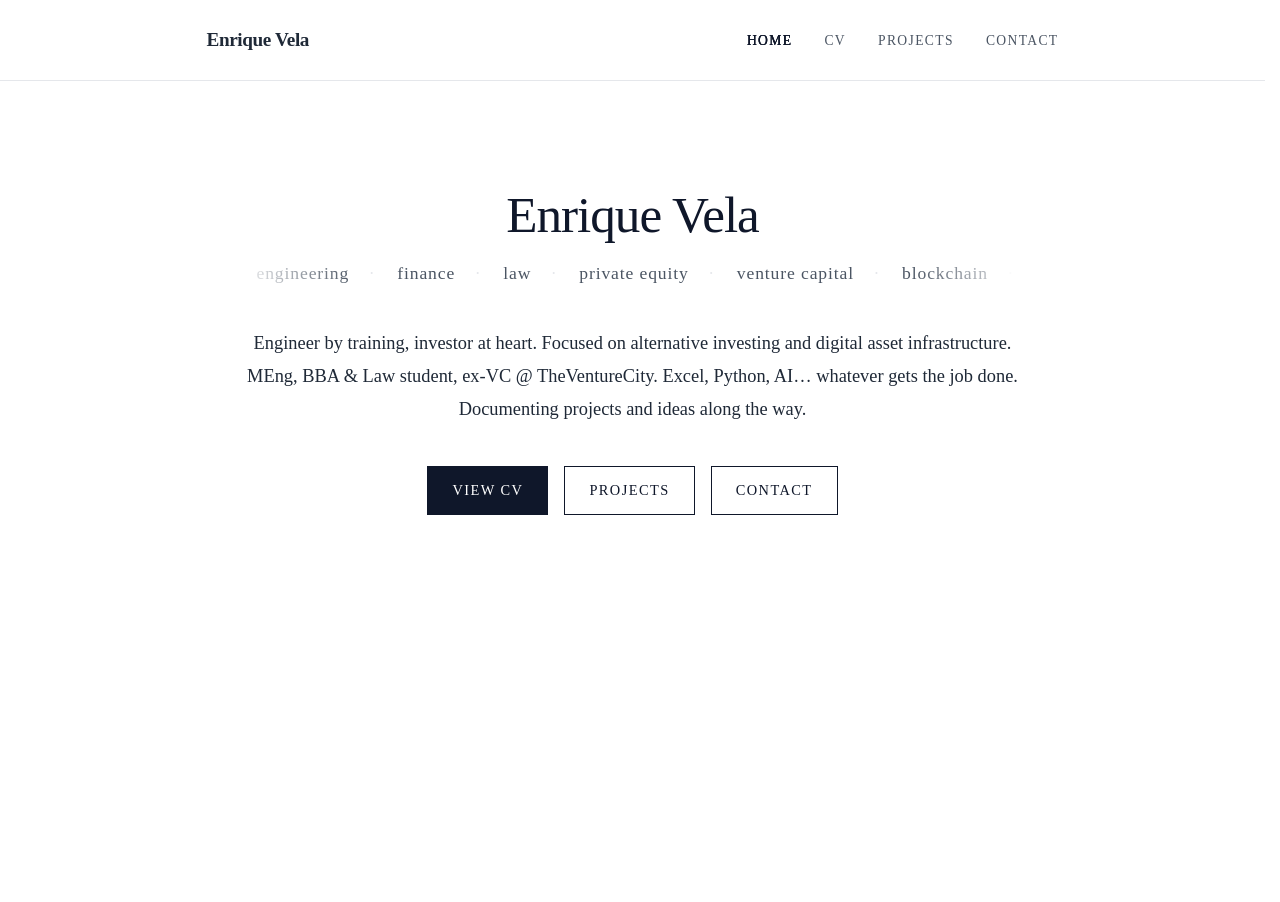
<file: index.html>
<!doctype html>
<html lang="en">
  <head>
    <meta charset="UTF-8" />
    <link rel="icon" type="image/svg+xml" href="./favicon.svg" />
    <link rel="icon" type="image/png" sizes="32x32" href="./favicon-32x32.png" />
    <link rel="icon" type="image/png" sizes="16x16" href="./favicon-16x16.png" />
    <link rel="apple-touch-icon" sizes="180x180" href="./apple-touch-icon.png" />
    <meta name="viewport" content="width=device-width, initial-scale=1.0" />
    <title>Enrique Vela</title>
    <script type="module" crossorigin src="./assets/index-D-01u3Y2.js"></script>
    <link rel="stylesheet" crossorigin href="./assets/index-D_RXwIZK.css">
  </head>
  <body>
    <div id="root"></div>
  </body>
</html>
</file>
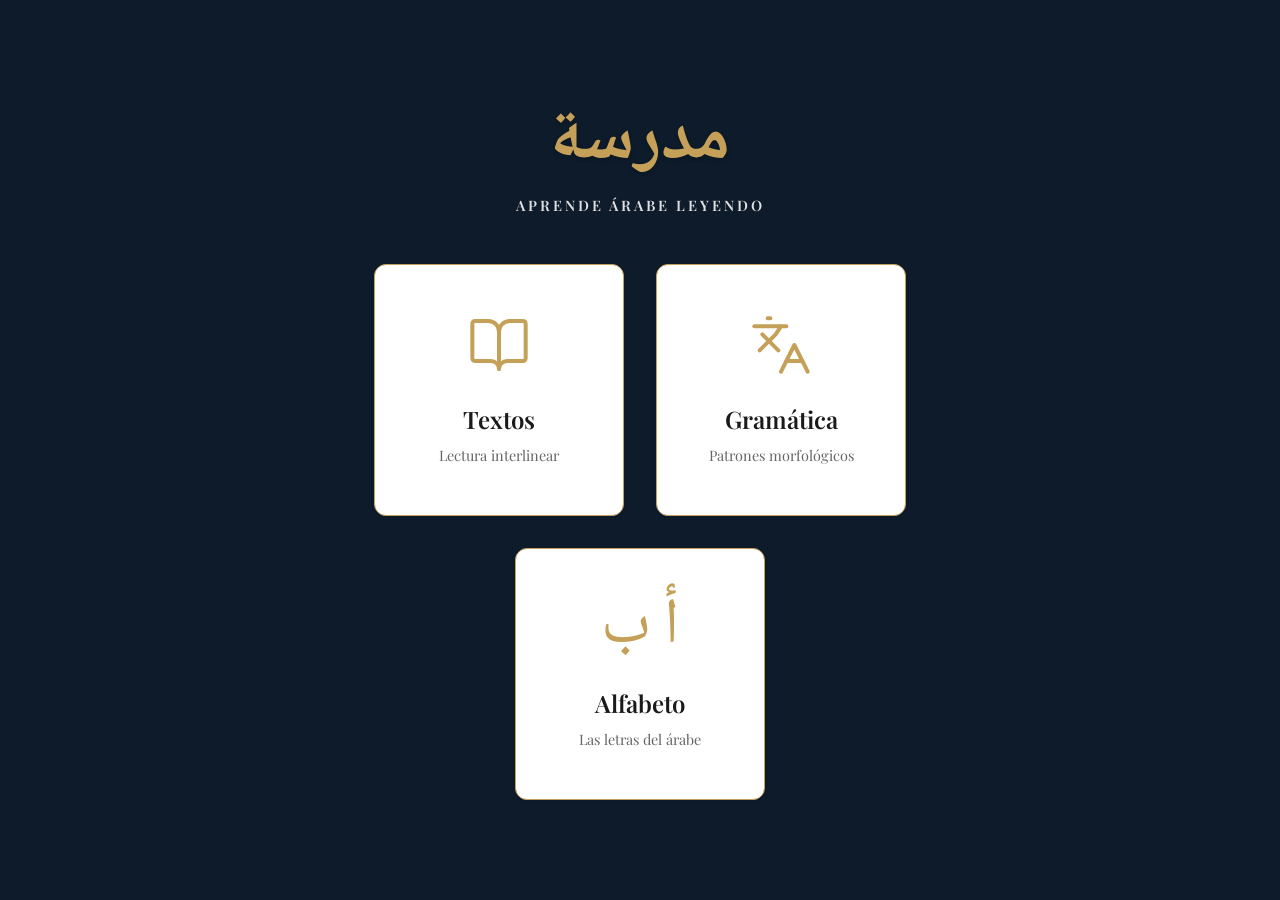
<file: apps/arabic-app/index.html>
<!doctype html>
<html lang="en">

<head>
  <meta charset="UTF-8" />
  <link rel="icon" type="image/svg+xml" href="./vite.svg" />
  <meta name="viewport" content="width=device-width, initial-scale=1.0" />
  <link rel="preconnect" href="https://fonts.googleapis.com">
  <link rel="preconnect" href="https://fonts.gstatic.com" crossorigin>
  <link
    href="https://fonts.googleapis.com/css2?family=Playfair+Display:ital,wght@0,400;0,600;0,700;1,400&family=Noto+Naskh+Arabic:wght@400;700&display=swap"
    rel="stylesheet">
  <title>Árabe Interlinear</title>
  <script type="module" crossorigin src="./assets/index-D8XFUG8r.js"></script>
  <link rel="stylesheet" crossorigin href="./assets/index-BwGf_PFI.css">
</head>

<body>
  <div id="root"></div>
</body>

</html>
</file>
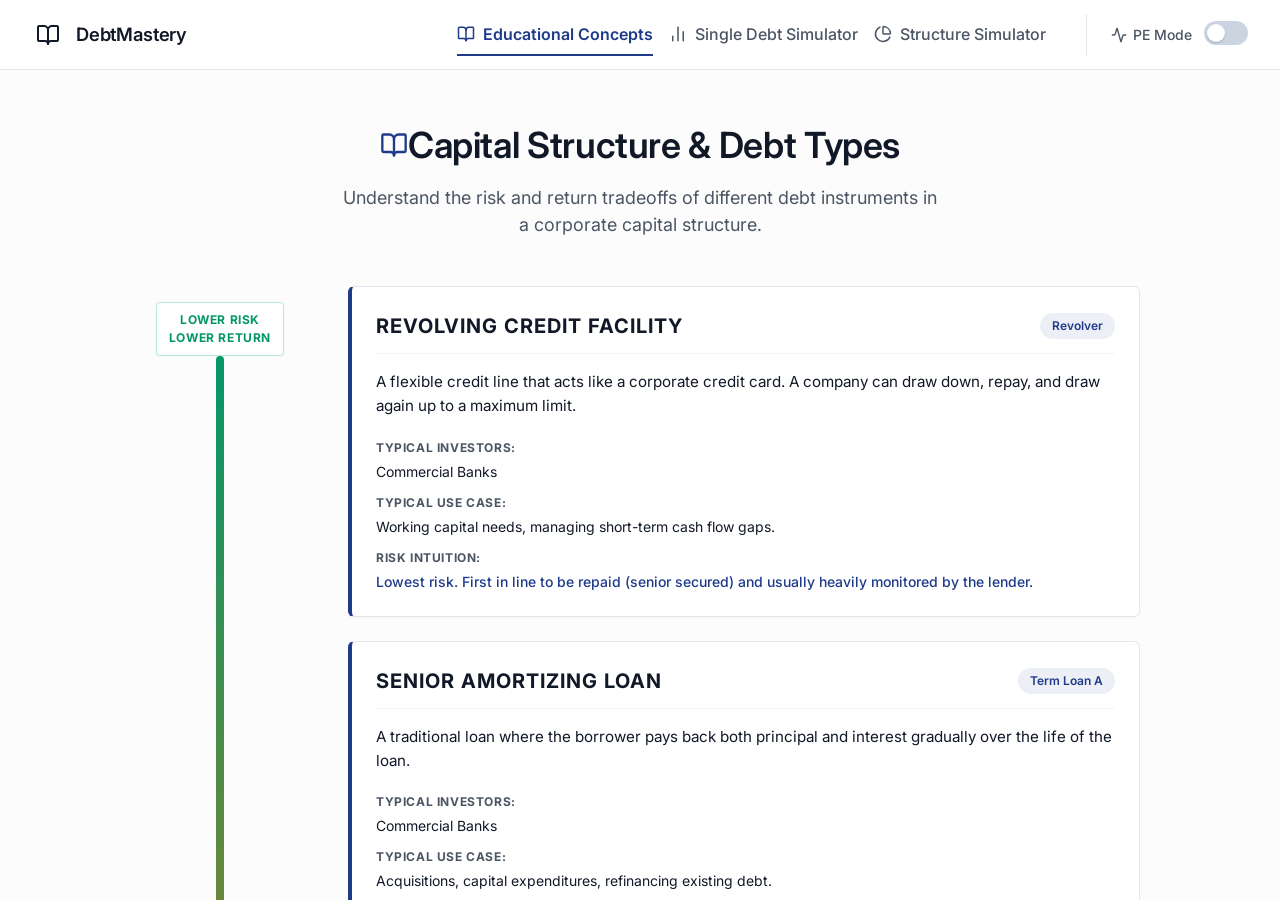
<file: apps/debt/index.html>
<!doctype html>
<html lang="en">
  <head>
    <meta charset="UTF-8" />
    <link rel="icon" type="image/svg+xml" href="./vite.svg" />
    <meta name="viewport" content="width=device-width, initial-scale=1.0" />
    <title>05-debt</title>
    <script type="module" crossorigin src="./assets/index-CsczA7c0.js"></script>
    <link rel="stylesheet" crossorigin href="./assets/index-DHCSAFN2.css">
  </head>
  <body>
    <div id="root"></div>
  </body>
</html>
</file>
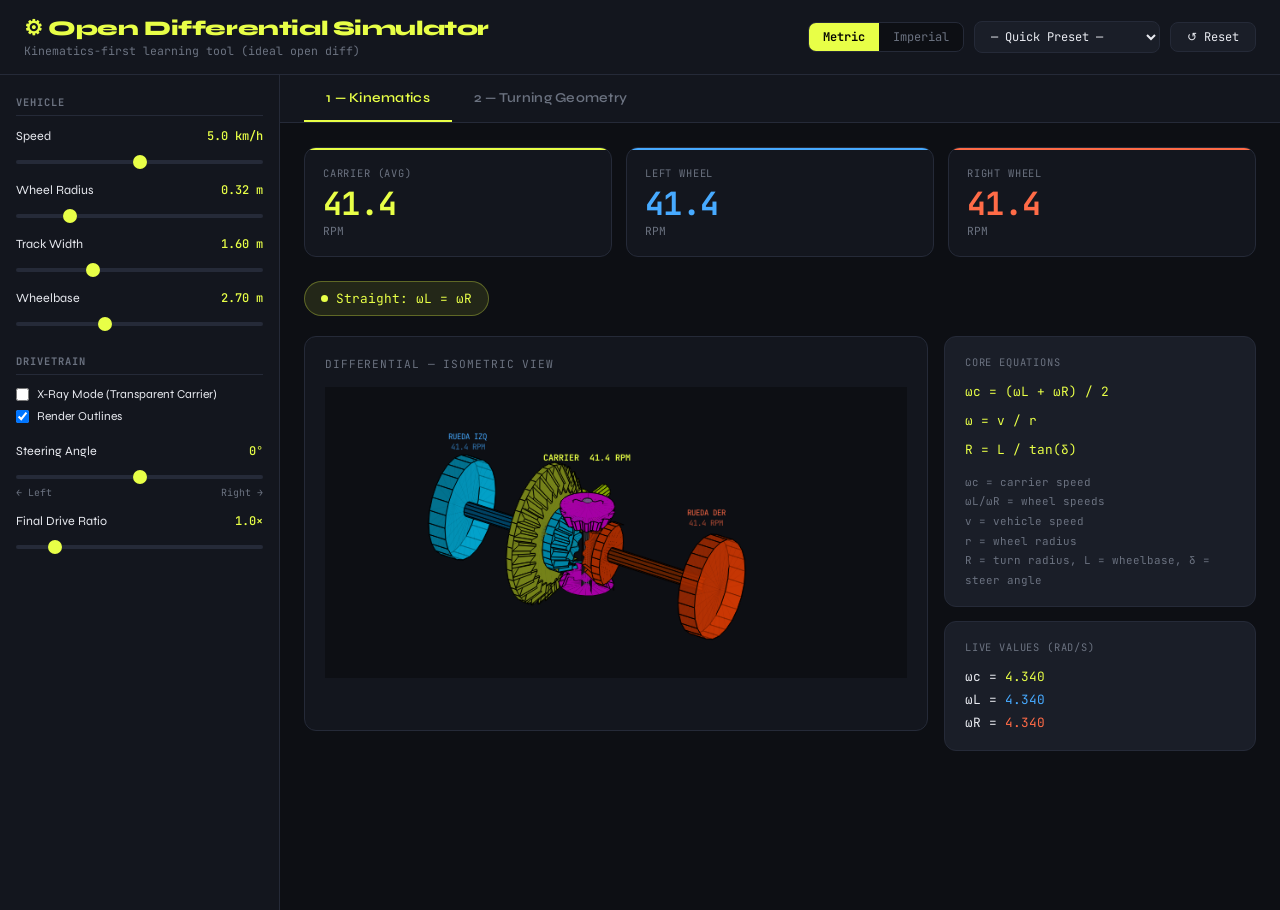
<file: apps/open-diff/index.html>
<!DOCTYPE html>
<html lang="en">

<head>
  <meta charset="UTF-8">
  <meta name="viewport" content="width=device-width, initial-scale=1.0">
  <title>Open Differential Simulator</title>
  <link
    href="https://fonts.googleapis.com/css2?family=Syne:wght@400;600;700;800&family=JetBrains+Mono:wght@400;500&display=swap"
    rel="stylesheet">
  <style>
    :root {
      --bg: #0d0f14;
      --surface: #13161e;
      --surface2: #1a1e28;
      --border: #252a38;
      --accent: #e8ff47;
      --accent2: #47aaff;
      --accent3: #ff6b47;
      --text: #e8eaf0;
      --muted: #6b7280;
      --left-color: #47aaff;
      --right-color: #ff6b47;
      --carrier-color: #e8ff47;
      --font-main: 'Syne', sans-serif;
      --font-mono: 'JetBrains Mono', monospace;
      --radius: 12px;
    }

    * {
      box-sizing: border-box;
      margin: 0;
      padding: 0;
    }

    body {
      font-family: var(--font-main);
      background: var(--bg);
      color: var(--text);
      min-height: 100vh;
      overflow-x: hidden;
    }

    /* HEADER */
    header {
      background: var(--surface);
      border-bottom: 1px solid var(--border);
      padding: 16px 24px;
      display: flex;
      align-items: center;
      justify-content: space-between;
      flex-wrap: wrap;
      gap: 12px;
      position: sticky;
      top: 0;
      z-index: 100;
    }

    .header-left h1 {
      font-size: 1.3rem;
      font-weight: 800;
      letter-spacing: -0.02em;
      color: var(--accent);
    }

    .header-left p {
      font-size: 0.72rem;
      color: var(--muted);
      font-family: var(--font-mono);
      margin-top: 2px;
    }

    .header-right {
      display: flex;
      align-items: center;
      gap: 10px;
      flex-wrap: wrap;
    }

    .unit-toggle {
      display: flex;
      background: var(--bg);
      border: 1px solid var(--border);
      border-radius: 8px;
      overflow: hidden;
    }

    .unit-toggle button {
      padding: 6px 14px;
      background: none;
      border: none;
      color: var(--muted);
      cursor: pointer;
      font-family: var(--font-mono);
      font-size: 0.75rem;
      transition: all 0.2s;
    }

    .unit-toggle button.active {
      background: var(--accent);
      color: #000;
      font-weight: 600;
    }

    .preset-select {
      background: var(--surface2);
      border: 1px solid var(--border);
      color: var(--text);
      padding: 6px 12px;
      border-radius: 8px;
      font-family: var(--font-mono);
      font-size: 0.75rem;
      cursor: pointer;
    }

    .btn-reset {
      padding: 6px 16px;
      background: var(--surface2);
      border: 1px solid var(--border);
      color: var(--text);
      border-radius: 8px;
      cursor: pointer;
      font-family: var(--font-mono);
      font-size: 0.75rem;
      transition: all 0.2s;
    }

    .btn-reset:hover {
      border-color: var(--accent);
      color: var(--accent);
    }

    /* MAIN LAYOUT */
    .app-body {
      display: grid;
      grid-template-columns: 280px 1fr;
      gap: 0;
      min-height: calc(100vh - 65px);
    }

    /* SIDEBAR */
    .sidebar {
      background: var(--surface);
      border-right: 1px solid var(--border);
      padding: 20px 16px;
      overflow-y: auto;
    }

    .sidebar-section {
      margin-bottom: 24px;
    }

    .sidebar-section h3 {
      font-size: 0.65rem;
      font-family: var(--font-mono);
      color: var(--muted);
      letter-spacing: 0.1em;
      text-transform: uppercase;
      margin-bottom: 12px;
      padding-bottom: 6px;
      border-bottom: 1px solid var(--border);
    }

    .slider-group {
      margin-bottom: 14px;
    }

    .slider-label {
      display: flex;
      justify-content: space-between;
      align-items: baseline;
      margin-bottom: 5px;
    }

    .slider-label span:first-child {
      font-size: 0.78rem;
      color: var(--text);
    }

    .slider-value {
      font-family: var(--font-mono);
      font-size: 0.75rem;
      color: var(--accent);
      font-weight: 500;
    }

    input[type=range] {
      width: 100%;
      height: 4px;
      -webkit-appearance: none;
      background: var(--border);
      border-radius: 2px;
      outline: none;
      cursor: pointer;
    }

    input[type=range]::-webkit-slider-thumb {
      -webkit-appearance: none;
      width: 14px;
      height: 14px;
      border-radius: 50%;
      background: var(--accent);
      cursor: pointer;
      transition: transform 0.15s;
    }

    input[type=range]::-webkit-slider-thumb:hover {
      transform: scale(1.3);
    }

    /* CONTENT */
    .content {
      display: flex;
      flex-direction: column;
      overflow: hidden;
    }

    /* TABS */
    .tabs {
      display: flex;
      background: var(--surface);
      border-bottom: 1px solid var(--border);
      padding: 0 24px;
    }

    .tab {
      padding: 14px 22px;
      font-size: 0.85rem;
      font-weight: 600;
      color: var(--muted);
      cursor: pointer;
      border-bottom: 2px solid transparent;
      transition: all 0.2s;
      letter-spacing: 0.02em;
    }

    .tab:hover {
      color: var(--text);
    }

    .tab.active {
      color: var(--accent);
      border-bottom-color: var(--accent);
    }

    .tab-content {
      display: none;
      padding: 24px;
      overflow-y: auto;
      flex: 1;
    }

    .tab-content.active {
      display: block;
    }

    /* KPI CARDS */
    .kpi-row {
      display: grid;
      grid-template-columns: repeat(3, 1fr);
      gap: 14px;
      margin-bottom: 24px;
    }

    .kpi-card {
      background: var(--surface);
      border: 1px solid var(--border);
      border-radius: var(--radius);
      padding: 18px;
      position: relative;
      overflow: hidden;
    }

    .kpi-card::before {
      content: '';
      position: absolute;
      top: 0;
      left: 0;
      right: 0;
      height: 2px;
    }

    .kpi-card.carrier::before {
      background: var(--carrier-color);
    }

    .kpi-card.left::before {
      background: var(--left-color);
    }

    .kpi-card.right::before {
      background: var(--right-color);
    }

    .kpi-label {
      font-size: 0.65rem;
      font-family: var(--font-mono);
      color: var(--muted);
      text-transform: uppercase;
      letter-spacing: 0.08em;
      margin-bottom: 8px;
    }

    .kpi-value {
      font-size: 2rem;
      font-family: var(--font-mono);
      font-weight: 700;
      letter-spacing: -0.02em;
      line-height: 1;
    }

    .kpi-card.carrier .kpi-value {
      color: var(--carrier-color);
    }

    .kpi-card.left .kpi-value {
      color: var(--left-color);
    }

    .kpi-card.right .kpi-value {
      color: var(--right-color);
    }

    .kpi-unit {
      font-size: 0.7rem;
      color: var(--muted);
      font-family: var(--font-mono);
      margin-top: 4px;
    }

    /* STATUS BADGE */
    .status-badge {
      display: inline-flex;
      align-items: center;
      gap: 8px;
      padding: 8px 16px;
      border-radius: 100px;
      font-size: 0.8rem;
      font-family: var(--font-mono);
      margin-bottom: 20px;
    }

    .status-badge.straight {
      background: rgba(232, 255, 71, 0.1);
      border: 1px solid rgba(232, 255, 71, 0.3);
      color: var(--accent);
    }

    .status-badge.turning {
      background: rgba(255, 107, 71, 0.1);
      border: 1px solid rgba(255, 107, 71, 0.3);
      color: var(--accent3);
    }

    .status-dot {
      width: 7px;
      height: 7px;
      border-radius: 50%;
      background: currentColor;
      animation: pulse 1.5s ease-in-out infinite;
    }

    @keyframes pulse {

      0%,
      100% {
        opacity: 1;
      }

      50% {
        opacity: 0.3;
      }
    }

    /* DIFF DIAGRAM */
    .diagram-panel {
      background: var(--surface);
      border: 1px solid var(--border);
      border-radius: var(--radius);
      padding: 20px;
      margin-bottom: 20px;
    }

    .panel-title {
      font-size: 0.7rem;
      font-family: var(--font-mono);
      color: var(--muted);
      text-transform: uppercase;
      letter-spacing: 0.08em;
      margin-bottom: 16px;
    }

    canvas {
      display: block;
    }

    /* FORMULA BOX */
    .formula-box {
      background: var(--surface2);
      border: 1px solid var(--border);
      border-radius: var(--radius);
      padding: 16px 20px;
      font-family: var(--font-mono);
      font-size: 0.8rem;
      color: var(--text);
      line-height: 1.8;
    }

    .formula-box .f-label {
      color: var(--muted);
      font-size: 0.65rem;
      text-transform: uppercase;
      letter-spacing: 0.08em;
      margin-bottom: 8px;
    }

    .formula-box .f-eq {
      color: var(--accent);
    }

    /* TWO COL */
    .two-col {
      display: grid;
      grid-template-columns: 1fr 1fr;
      gap: 16px;
    }

    .two-col.wide-left {
      grid-template-columns: 2fr 1fr;
    }

    /* INFO ROW */
    .info-row {
      display: flex;
      gap: 12px;
      margin-bottom: 16px;
      flex-wrap: wrap;
    }

    .info-chip {
      background: var(--surface2);
      border: 1px solid var(--border);
      border-radius: 8px;
      padding: 8px 14px;
      font-family: var(--font-mono);
      font-size: 0.75rem;
    }

    .info-chip .ic-label {
      color: var(--muted);
      font-size: 0.65rem;
    }

    .info-chip .ic-val {
      color: var(--text);
      font-weight: 500;
      margin-top: 2px;
    }

    /* WARNING */
    .warning {
      background: rgba(255, 107, 71, 0.1);
      border: 1px solid rgba(255, 107, 71, 0.4);
      border-radius: 8px;
      padding: 10px 14px;
      font-size: 0.78rem;
      color: var(--accent3);
      font-family: var(--font-mono);
      margin-bottom: 14px;
      display: none;
    }

    .warning.show {
      display: block;
    }

    /* BAR CHART */
    .bar-chart-container {
      background: var(--surface);
      border: 1px solid var(--border);
      border-radius: var(--radius);
      padding: 20px;
      margin-bottom: 16px;
    }

    .bar-row {
      display: flex;
      align-items: center;
      gap: 12px;
      margin-bottom: 14px;
    }

    .bar-label {
      font-family: var(--font-mono);
      font-size: 0.72rem;
      width: 120px;
      flex-shrink: 0;
      color: var(--text);
    }

    .bar-track {
      flex: 1;
      height: 20px;
      background: var(--bg);
      border-radius: 4px;
      overflow: hidden;
      position: relative;
    }

    .bar-fill {
      height: 100%;
      border-radius: 4px;
      transition: width 0.4s ease;
      min-width: 2px;
    }

    .bar-val {
      font-family: var(--font-mono);
      font-size: 0.72rem;
      width: 80px;
      text-align: right;
      flex-shrink: 0;
      color: var(--muted);
    }

    /* PRESET DROPDOWN in traction tab */
    .preset-row {
      display: flex;
      align-items: center;
      gap: 10px;
      margin-bottom: 16px;
    }

    .preset-row label {
      font-size: 0.75rem;
      font-family: var(--font-mono);
      color: var(--muted);
    }

    select {
      background: var(--surface2);
      border: 1px solid var(--border);
      color: var(--text);
      padding: 7px 12px;
      border-radius: 8px;
      font-family: var(--font-mono);
      font-size: 0.75rem;
      cursor: pointer;
    }

    .traction-status {
      background: var(--surface2);
      border-radius: 8px;
      padding: 12px 16px;
      font-size: 0.8rem;
      font-family: var(--font-mono);
      margin-bottom: 16px;
      border-left: 3px solid var(--accent2);
      color: var(--text);
      line-height: 1.5;
    }

    .disclaimer {
      background: rgba(107, 114, 128, 0.1);
      border: 1px dashed var(--border);
      border-radius: 8px;
      padding: 10px 14px;
      font-size: 0.72rem;
      color: var(--muted);
      font-family: var(--font-mono);
      line-height: 1.6;
      margin-top: 16px;
    }

    /* CHART CANVAS */
    .chart-wrap {
      background: var(--surface);
      border: 1px solid var(--border);
      border-radius: var(--radius);
      padding: 20px;
      margin-bottom: 16px;
    }

    /* Responsive */
    @media (max-width: 800px) {
      .app-body {
        grid-template-columns: 1fr;
      }

      .sidebar {
        border-right: none;
        border-bottom: 1px solid var(--border);
      }

      .kpi-row {
        grid-template-columns: repeat(3, 1fr);
      }

      .two-col {
        grid-template-columns: 1fr;
      }
    }

    @media (max-width: 500px) {
      .kpi-row {
        grid-template-columns: 1fr;
      }

      .tabs {
        padding: 0 12px;
      }

      .tab {
        padding: 12px 14px;
        font-size: 0.78rem;
      }

      .tab-content {
        padding: 14px;
      }
    }
  </style>
</head>

<body>

  <!-- HEADER -->
  <header>
    <div class="header-left">
      <h1>⚙ Open Differential Simulator</h1>
      <p>Kinematics-first learning tool (ideal open diff)</p>
    </div>
    <div class="header-right">
      <div class="unit-toggle">
        <button id="btnMetric" class="active" onclick="setUnit('metric')">Metric</button>
        <button id="btnImperial" onclick="setUnit('imperial')">Imperial</button>
      </div>
      <select class="preset-select" onchange="applyGlobalPreset(this.value)">
        <option value="">— Quick Preset —</option>
        <option value="city">City Slow Turn</option>
        <option value="highway">Highway Gentle Curve</option>
        <option value="straight">Straight Line</option>
      </select>
      <button class="btn-reset" onclick="resetAll()">↺ Reset</button>
    </div>
  </header>

  <!-- MAIN -->
  <div class="app-body">

    <!-- SIDEBAR -->
    <aside class="sidebar">
      <div class="sidebar-section">
        <h3>Vehicle</h3>
        <div class="slider-group">
          <div class="slider-label">
            <span id="lblSpeed">Speed</span>
            <span class="slider-value" id="valSpeed">5.0 km/h</span>
          </div>
          <input type="range" id="slSpeed" min="0" max="10" step="0.1" value="5" oninput="onSlider('speed',this.value)">
        </div>
        <div class="slider-group">
          <div class="slider-label">
            <span>Wheel Radius</span>
            <span class="slider-value" id="valWheelRadius">0.32 m</span>
          </div>
          <input type="range" id="slWheelRadius" min="0.20" max="0.80" step="0.01" value="0.32"
            oninput="onSlider('wheelRadius',this.value)">
        </div>
        <div class="slider-group">
          <div class="slider-label">
            <span>Track Width</span>
            <span class="slider-value" id="valTrackWidth">1.60 m</span>
          </div>
          <input type="range" id="slTrackWidth" min="1.00" max="3.00" step="0.05" value="1.60"
            oninput="onSlider('trackWidth',this.value)">
        </div>
        <div class="slider-group">
          <div class="slider-label">
            <span>Wheelbase</span>
            <span class="slider-value" id="valWheelbase">2.70 m</span>
          </div>
          <input type="range" id="slWheelbase" min="2.00" max="4.00" step="0.05" value="2.70"
            oninput="onSlider('wheelbase',this.value)">
        </div>
      </div>
      <div class="sidebar-section">
        <h3>Drivetrain</h3>
        <div class="slider-group" style="margin-bottom:20px;">
          <label
            style="display:flex; align-items:center; gap:8px; cursor:pointer; font-size:0.75rem; color:var(--text); margin-bottom:8px;">
            <input type="checkbox" id="cbXray" onchange="S.xrayMode=this.checked; updateUI(); drawDiff();"> X-Ray Mode
            (Transparent Carrier)
          </label>
          <label
            style="display:flex; align-items:center; gap:8px; cursor:pointer; font-size:0.75rem; color:var(--text);">
            <input type="checkbox" id="cbOutlines" checked onchange="S.outlines=this.checked; updateUI(); drawDiff();">
            Render Outlines
          </label>
        </div>
        <div class="slider-group">
          <div class="slider-label">
            <span>Steering Angle</span>
            <span class="slider-value" id="valSteering">0°</span>
          </div>
          <input type="range" id="slSteering" min="-35" max="35" step="1" value="0"
            oninput="onSlider('steering',this.value)">
          <div
            style="display:flex;justify-content:space-between;font-size:0.62rem;color:var(--muted);font-family:var(--font-mono);margin-top:3px">
            <span>← Left</span><span>Right →</span>
          </div>
        </div>
        <div class="slider-group">
          <div class="slider-label">
            <span>Final Drive Ratio</span>
            <span class="slider-value" id="valDriveRatio">1.0×</span>
          </div>
          <input type="range" id="slDriveRatio" min="0.2" max="6.0" step="0.1" value="1.0"
            oninput="onSlider('driveRatio',this.value)">
        </div>
      </div>
    </aside>

    <!-- CONTENT -->
    <div class="content">
      <div class="tabs">
        <div class="tab active" onclick="switchTab('kinematics')">1 — Kinematics</div>
        <div class="tab" onclick="switchTab('turning')">2 — Turning Geometry</div>
      </div>

      <!-- TAB 1: KINEMATICS -->
      <div id="tab-kinematics" class="tab-content active">
        <div class="kpi-row">
          <div class="kpi-card carrier">
            <div class="kpi-label">Carrier (Avg)</div>
            <div class="kpi-value" id="kpiCarrier">0.0</div>
            <div class="kpi-unit">RPM</div>
          </div>
          <div class="kpi-card left">
            <div class="kpi-label">Left Wheel</div>
            <div class="kpi-value" id="kpiLeft">0.0</div>
            <div class="kpi-unit">RPM</div>
          </div>
          <div class="kpi-card right">
            <div class="kpi-label">Right Wheel</div>
            <div class="kpi-value" id="kpiRight">0.0</div>
            <div class="kpi-unit">RPM</div>
          </div>
        </div>

        <div id="statusBadge" class="status-badge straight">
          <div class="status-dot"></div>
          <span id="statusText">Straight: ωL = ωR</span>
        </div>

        <div class="two-col wide-left">
          <div class="diagram-panel" style="width:100%;">
            <div class="panel-title">Differential — Isometric View</div>
            <canvas id="diffCanvas" width="680" height="340"
              style="display:block; width:100%; object-fit:contain;"></canvas>
          </div>
          <div>
            <div class="formula-box">
              <div class="f-label">Core Equations</div>
              <div><span class="f-eq">ωc = (ωL + ωR) / 2</span></div>
              <div style="margin-top:6px"><span class="f-eq">ω = v / r</span></div>
              <div style="margin-top:6px"><span class="f-eq">R = L / tan(δ)</span></div>
              <div style="margin-top:12px;color:var(--muted);font-size:0.68rem">ωc = carrier speed<br>ωL/ωR = wheel
                speeds<br>v = vehicle speed<br>r = wheel radius<br>R = turn radius, L = wheelbase, δ = steer angle</div>
            </div>
            <div style="margin-top:14px" class="formula-box">
              <div class="f-label">Live Values (rad/s)</div>
              <div>ωc = <span class="f-eq" id="fCarrier">0.000</span></div>
              <div>ωL = <span style="color:var(--left-color)" id="fLeft">0.000</span></div>
              <div>ωR = <span style="color:var(--right-color)" id="fRight">0.000</span></div>
            </div>
          </div>
        </div>
      </div>

      <!-- TAB 2: TURNING GEOMETRY -->
      <div id="tab-turning" class="tab-content">
        <div id="warnTightTurn" class="warning">⚠ Turn radius too tight for track width — R_inner clamped to 0.5 m</div>

        <div class="info-row">
          <div class="info-chip">
            <div class="ic-label">Turn Radius R</div>
            <div class="ic-val" id="icR">—</div>
          </div>
          <div class="info-chip">
            <div class="ic-label">R Inner</div>
            <div class="ic-val" id="icRi">—</div>
          </div>
          <div class="info-chip">
            <div class="ic-label">R Outer</div>
            <div class="ic-val" id="icRo">—</div>
          </div>
        </div>

        <div class="two-col">
          <div class="diagram-panel">
            <div class="panel-title">Top-Down View</div>
            <canvas id="topCanvas" width="480" height="380"
              style="max-width: 100%; height: auto; display: block;"></canvas>
          </div>
          <div class="chart-wrap">
            <div class="panel-title">Wheel Speeds (RPM) — Live Buffer</div>
            <canvas id="rpmChart" width="320" height="260"></canvas>
          </div>
        </div>
      </div>

    </div>
  </div>

  <script>
    // =========================================================
    // STATE
    // =========================================================
    const S = {
      xrayMode: false,
      outlines: true,
      xrayMode: false,
      outlines: true,
      vehicleSpeed: 5,   // km/h
      wheelRadius: 0.32,
      trackWidth: 1.60,
      wheelbase: 2.70,
      steeringAngle: 0,   // degrees
      driveRatio: 1.0,
      unit: 'metric',
      // computed
      v: 0, omegaCarrier: 0, omegaLeft: 0, omegaRight: 0,
      R: Infinity, R_inner: Infinity, R_outer: Infinity,
      isTurning: false,
      // anim angles
      angleCarrier: 0, angleLeft: 0, angleRight: 0,
    };

    // =========================================================
    // COMPUTE
    // =========================================================
    function compute() {
      const r = Math.max(S.wheelRadius, 0.15);
      S.v = S.vehicleSpeed * (1000 / 3600);
      const omegaBase = S.v / r;
      S.omegaCarrier = omegaBase * S.driveRatio;

      const absSteer = Math.abs(S.steeringAngle);
      S.isTurning = absSteer >= 0.5;

      if (!S.isTurning) {
        S.omegaLeft = S.omegaCarrier;
        S.omegaRight = S.omegaCarrier;
        S.R = Infinity;
        S.R_inner = Infinity;
        S.R_outer = Infinity;
      } else {
        const steerRad = absSteer * Math.PI / 180;
        const tanVal = Math.tan(steerRad);
        S.R = (tanVal < 1e-6) ? 1e6 : S.wheelbase / tanVal;

        const rawInner = S.R - S.trackWidth / 2;
        const rawOuter = S.R + S.trackWidth / 2;
        S.R_inner = Math.max(rawInner, 0.5); // clamp
        S.R_outer = rawOuter;
        document.getElementById('warnTightTurn').classList.toggle('show', rawInner < 0.5);

        const v_inner = S.v * (S.R_inner / S.R);
        const v_outer = S.v * (S.R_outer / S.R);
        let omegaI = (v_inner / r) * S.driveRatio;
        let omegaO = (v_outer / r) * S.driveRatio;

        // Re-center to match carrier exactly
        const avg = (omegaI + omegaO) / 2;
        const eps = 1e-9;
        const scale = S.omegaCarrier / Math.max(avg, eps);
        omegaI *= scale;
        omegaO *= scale;

        if (S.steeringAngle > 0) {
          // right turn: right = inner, left = outer
          S.omegaRight = omegaI;
          S.omegaLeft = omegaO;
        } else {
          // left turn: left = inner, right = outer
          S.omegaLeft = omegaI;
          S.omegaRight = omegaO;
        }
      }
    }

    function toRPM(rad_s) { return rad_s * 60 / (2 * Math.PI); }

    // =========================================================
    // SLIDER HANDLERS
    // =========================================================
    function onSlider(type, val) {
      val = parseFloat(val);
      switch (type) {
        case 'speed':
          S.vehicleSpeed = val;
          document.getElementById('valSpeed').textContent = S.unit === 'metric'
            ? `${val.toFixed(1)} km/h` : `${(val * 0.621371).toFixed(1)} mph`;
          break;
        case 'wheelRadius':
          S.wheelRadius = val;
          document.getElementById('valWheelRadius').textContent = S.unit === 'metric'
            ? `${val.toFixed(2)} m` : `${(val * 39.37).toFixed(1)} in`;
          break;
        case 'trackWidth':
          S.trackWidth = val;
          document.getElementById('valTrackWidth').textContent = S.unit === 'metric'
            ? `${val.toFixed(2)} m` : `${(val * 3.28084).toFixed(2)} ft`;
          break;
        case 'wheelbase':
          S.wheelbase = val;
          document.getElementById('valWheelbase').textContent = S.unit === 'metric'
            ? `${val.toFixed(2)} m` : `${(val * 3.28084).toFixed(2)} ft`;
          break;
        case 'steering':
          S.steeringAngle = val;
          document.getElementById('valSteering').textContent = `${val}°`;
          break;
        case 'driveRatio':
          S.driveRatio = val;
          document.getElementById('valDriveRatio').textContent = `${parseFloat(val).toFixed(1)}×`;
          break;
      }
      compute();
      updateUI();
    }

    // =========================================================
    // UPDATE UI (KPIs, badges, info chips)
    // =========================================================
    function updateUI() {
      const carRPM = toRPM(S.omegaCarrier);
      const leftRPM = toRPM(S.omegaLeft);
      const rightRPM = toRPM(S.omegaRight);

      document.getElementById('kpiCarrier').textContent = carRPM.toFixed(1);
      document.getElementById('kpiLeft').textContent = leftRPM.toFixed(1);
      document.getElementById('kpiRight').textContent = rightRPM.toFixed(1);

      document.getElementById('fCarrier').textContent = S.omegaCarrier.toFixed(3);
      document.getElementById('fLeft').textContent = S.omegaLeft.toFixed(3);
      document.getElementById('fRight').textContent = S.omegaRight.toFixed(3);

      const badge = document.getElementById('statusBadge');
      const statusText = document.getElementById('statusText');
      if (S.isTurning) {
        badge.className = 'status-badge turning';
        const dir = S.steeringAngle > 0 ? 'Right' : 'Left';
        statusText.textContent = `${dir} Turn: ωL ≠ ωR`;
      } else {
        badge.className = 'status-badge straight';
        statusText.textContent = 'Straight: ωL = ωR';
      }

      // turning geometry info
      const fmt = v => isFinite(v) ? v.toFixed(2) + ' m' : '∞';
      document.getElementById('icR').textContent = fmt(S.R);
      document.getElementById('icRi').textContent = fmt(S.R_inner);
      document.getElementById('icRo').textContent = fmt(S.R_outer);
    }

    // =========================================================
    // PRESETS
    // =========================================================
    function applyGlobalPreset(val) {
      if (!val) return;
      const p = {
        city: { speed: 2, steering: 25, driveRatio: 1.0 },
        highway: { speed: 10, steering: 5, driveRatio: 1.0 },
        straight: { speed: 6, steering: 0, driveRatio: 1.0 },
      }[val];
      if (!p) return;

      S.vehicleSpeed = p.speed;
      S.steeringAngle = p.steering;
      S.driveRatio = p.driveRatio;

      document.getElementById('slSpeed').value = p.speed;
      document.getElementById('slSteering').value = p.steering;
      document.getElementById('slDriveRatio').value = p.driveRatio;

      document.getElementById('valSpeed').textContent = `${p.speed} km/h`;
      document.getElementById('valSteering').textContent = `${p.steering}°`;
      document.getElementById('valDriveRatio').textContent = `${p.driveRatio.toFixed(1)}×`;

      compute(); updateUI();
    }

    function setUnit(u) {
      S.unit = u;
      document.getElementById('btnMetric').classList.toggle('active', u === 'metric');
      document.getElementById('btnImperial').classList.toggle('active', u === 'imperial');
      // Refresh labels
      onSlider('speed', S.vehicleSpeed);
      onSlider('wheelRadius', S.wheelRadius);
      onSlider('trackWidth', S.trackWidth);
      onSlider('wheelbase', S.wheelbase);
    }

    function resetAll() {
      const defaults = { vehicleSpeed: 5, wheelRadius: 0.32, trackWidth: 1.60, wheelbase: 2.70, steeringAngle: 0, driveRatio: 1.0 };
      Object.assign(S, defaults);
      document.getElementById('slSpeed').value = 5;
      document.getElementById('slWheelRadius').value = 0.32;
      document.getElementById('slTrackWidth').value = 1.60;
      document.getElementById('slWheelbase').value = 2.70;
      document.getElementById('slSteering').value = 0;
      document.getElementById('slDriveRatio').value = 1.0;
      ['speed', 'wheelRadius', 'trackWidth', 'wheelbase', 'steering', 'driveRatio'].forEach(k => {
        onSlider(k, S[k] ?? S.vehicleSpeed);
      });
      // re-trigger all
      onSlider('speed', 5);
      onSlider('wheelRadius', 0.32);
      onSlider('trackWidth', 1.60);
      onSlider('wheelbase', 2.70);
      onSlider('steering', 0);
      onSlider('driveRatio', 1.0);
    }

    // =========================================================
    // TAB SWITCHING
    // =========================================================
    function switchTab(id) {
      document.querySelectorAll('.tab').forEach((t, i) => {
        t.classList.toggle('active', ['kinematics', 'turning', 'traction'][i] === id);
      });
      document.querySelectorAll('.tab-content').forEach(tc => {
        tc.classList.toggle('active', tc.id === 'tab-' + id);
      });
    }

    // =========================================================
    // =========================================================
    // DIFFERENTIAL — TRUE 3D Renderer (Strict Opaque)
    // =========================================================
    const diffCtx = document.getElementById('diffCanvas').getContext('2d');

    const DW = 680, DH = 340;
    let SC = 44;
    let OX = DW * 0.45, OY = DH * 0.55;

    // Projection vectors
    const PX = 0.88, PY_X = 0.28;
    const QX = -0.55, QY_Z = 0.42;

    // Light direction for shading
    const LDir = { x: 0.577, y: 0.577, z: 0.577 };

    function project(p) {
      return [
        OX + p.x * PX * SC + p.z * QX * SC,
        OY + p.x * PY_X * SC + p.z * QY_Z * SC - p.y * SC
      ];
    }

    function rotX(p, a) {
      const c = Math.cos(a), s = Math.sin(a);
      return { x: p.x, y: p.y * c - p.z * s, z: p.y * s + p.z * c };
    }
    function rotY(p, a) {
      const c = Math.cos(a), s = Math.sin(a);
      return { x: p.x * c + p.z * s, y: p.y, z: -p.x * s + p.z * c };
    }
    function rotZ(p, a) {
      const c = Math.cos(a), s = Math.sin(a);
      return { x: p.x * c - p.y * s, y: p.x * s + p.y * c, z: p.z };
    }

    function computeNormal(p0, p1, p2) {
      const v1 = { x: p1.x - p0.x, y: p1.y - p0.y, z: p1.z - p0.z };
      const v2 = { x: p2.x - p0.x, y: p2.y - p0.y, z: p2.z - p0.z };
      const nx = v1.y * v2.z - v1.z * v2.y;
      const ny = v1.z * v2.x - v1.x * v2.z;
      const nz = v1.x * v2.y - v1.y * v2.x;
      const len = Math.hypot(nx, ny, nz);
      return len === 0 ? { x: 0, y: 1, z: 0 } : { x: nx / len, y: ny / len, z: nz / len };
    }

    let polys = [];

    function addPoly(points, fillHex, alpha = 1.0, noStroke = false, noFill = false) {
      if (points.length < 3) return;

      // Centroid for depth sorting
      let cx = 0, cy = 0, cz = 0;
      for (let p of points) { cx += p.x; cy += p.y; cz += p.z; }
      cx /= points.length; cy /= points.length; cz /= points.length;

      // True depth logic into screen (dot product with camera ray)
      const depth = cx * 0.55 + cy * 0.5236 + cz * 0.88;

      const prj = points.map(project);

      // Backface culling
      const cross = (prj[1][0] - prj[0][0]) * (prj[2][1] - prj[0][1]) - (prj[1][1] - prj[0][1]) * (prj[2][0] - prj[0][0]);
      if (cross < 0 && alpha >= 1.0) return;

      const normal = computeNormal(points[0], points[1], points[2]);
      const dot = normal.x * LDir.x + normal.y * LDir.y + normal.z * LDir.z;
      const light = Math.max(0.65, Math.min(1.0, 0.65 + dot * 0.45));

      polys.push({ pts: prj, fill: fillHex, light, depth, alpha, noStroke, noFill });
    }

    function applyLighting(hex, light, alpha = 1.0) {
      if (!hex) return null;
      if (hex.startsWith('rgba')) return hex;

      let r = 0, g = 0, b = 0;
      if (hex.length === 7) {
        r = parseInt(hex.slice(1, 3), 16);
        g = parseInt(hex.slice(3, 5), 16);
        b = parseInt(hex.slice(5, 7), 16);
      } else if (hex.length === 9) { // #RRGGBBAA ignore alpha to force opaque
        r = parseInt(hex.slice(1, 3), 16);
        g = parseInt(hex.slice(3, 5), 16);
        b = parseInt(hex.slice(5, 7), 16);
      }

      r = Math.min(255, Math.floor(r * light));
      g = Math.min(255, Math.floor(g * light));
      b = Math.min(255, Math.floor(b * light));

      return `rgba(${r},${g},${b},${alpha})`;
    }

    // Strictly solid bright neon colors
    const C = {
      carrier: '#a0aabf',
      gearL: '#00ccff', gearR: '#ff4400', spider: '#ff00ff', // brighter neon logic
      pinion: '#ccff00', shaftL: '#006699', shaftR: '#993300'
    };

    function buildCylinder(rx, ry, len, axis, cx, cy, cz, segments, hexColor, alpha = 1.0, angle = 0) {
      const pts1 = [], pts2 = [];
      for (let i = 0; i < segments; i++) {
        const a = (i / segments) * Math.PI * 2 + angle;
        const c = Math.cos(a), s = Math.sin(a);
        let p1, p2;
        if (axis === 'x') {
          p1 = { x: cx - len / 2, y: cy + rx * c, z: cz + ry * s };
          p2 = { x: cx + len / 2, y: cy + rx * c, z: cz + ry * s };
        } else if (axis === 'y') {
          p1 = { x: cx + rx * c, y: cy - len / 2, z: cz + ry * s };
          p2 = { x: cx + rx * c, y: cy + len / 2, z: cz + ry * s };
        } else if (axis === 'z') {
          p1 = { x: cx + rx * c, y: cy + ry * s, z: cz - len / 2 };
          p2 = { x: cx + rx * c, y: cy + ry * s, z: cz + len / 2 };
        }
        pts1.push(p1); pts2.push(p2);
      }

      for (let i = 0; i < segments; i++) {
        const n = (i + 1) % segments;
        addPoly([pts1[i], pts2[i], pts2[n], pts1[n]], hexColor, alpha);
      }

      let c1, c2;
      if (axis === 'x') {
        c1 = { x: cx - len / 2, y: cy, z: cz }; c2 = { x: cx + len / 2, y: cy, z: cz };
      } else if (axis === 'y') {
        c1 = { x: cx, y: cy - len / 2, z: cz }; c2 = { x: cx, y: cy + len / 2, z: cz };
      } else if (axis === 'z') {
        c1 = { x: cx, y: cy, z: cz - len / 2 }; c2 = { x: cx, y: cy, z: cz + len / 2 };
      }

      // Cap 1 (reverse winding)
      for (let i = 0; i < segments; i++) {
        const n = (i + 1) % segments;
        addPoly([c1, pts1[n], pts1[i]], hexColor, alpha, true, false);
      }
      addPoly(pts1.slice().reverse(), hexColor, alpha, false, true);

      // Cap 2 (forward winding)
      for (let i = 0; i < segments; i++) {
        const n = (i + 1) % segments;
        addPoly([c2, pts2[i], pts2[n]], hexColor, alpha, true, false);
      }
      addPoly(pts2.slice(), hexColor, alpha, false, true);
    }

    function buildBevelGear(cx, cy, cz, rOuter, rInner, tFace, angle, axis, nTeeth, hexFace, alpha = 1.0) {
      const M = nTeeth * 4;
      const ptsB = [], ptsF = [];
      const RO_V = rOuter * 0.82, RO_T = rOuter;
      const RI_V = rInner * 0.82, RI_T = rInner;

      for (let i = 0; i < nTeeth; i++) {
        const A = (i / nTeeth) * Math.PI * 2 + angle;
        const step = (Math.PI * 2 / nTeeth) / 4;
        for (let j = 0; j < 4; j++) {
          const rB = (j === 1 || j === 2) ? RO_T : RO_V;
          const rF = (j === 1 || j === 2) ? RI_T : RI_V;
          const a = A + j * step - (1.5 * step);
          const c = Math.cos(a), s = Math.sin(a);

          if (axis === '+x') {
            ptsB.push({ x: cx, y: cy + rB * c, z: cz + rB * s });
            ptsF.push({ x: cx + tFace, y: cy + rF * c, z: cz + rF * s });
          } else if (axis === '-x') {
            ptsB.push({ x: cx, y: cy - rB * c, z: cz + rB * s });
            ptsF.push({ x: cx - tFace, y: cy - rF * c, z: cz + rF * s });
          } else if (axis === '+y') {
            ptsB.push({ x: cx + rB * c, y: cy, z: cz + rB * s });
            ptsF.push({ x: cx + rF * c, y: cy + tFace, z: cz + rF * s });
          } else if (axis === '-y') {
            ptsB.push({ x: cx - rB * c, y: cy, z: cz + rB * s });
            ptsF.push({ x: cx - rF * c, y: cy - tFace, z: cz + rF * s });
          } else if (axis === '+z') {
            ptsB.push({ x: cx + rB * c, y: cy + rB * s, z: cz });
            ptsF.push({ x: cx + rF * c, y: cy + rF * s, z: cz + tFace });
          } else if (axis === '-z') {
            ptsB.push({ x: cx + rB * c, y: cy + rB * s, z: cz });
            ptsF.push({ x: cx + rF * c, y: cy + rF * s, z: cz - tFace });
          }
        }
      }

      if (axis === '-x' || axis === '-y' || axis === '-z') {
        ptsB.reverse();
        ptsF.reverse();
      }

      // 1. Draw the side bands connecting Back to Front
      for (let i = 0; i < M; i++) {
        const n = (i + 1) % M;
        addPoly([ptsB[i], ptsF[i], ptsF[n], ptsB[n]], hexFace, alpha);
      }

      // 2. Center Points for caps (breaking big flat faces into solid triangle fans fixes depth bugs)
      let cB, cF;
      if (axis === '+x') { cB = { x: cx, y: cy, z: cz }; cF = { x: cx + tFace, y: cy, z: cz }; }
      if (axis === '-x') { cB = { x: cx, y: cy, z: cz }; cF = { x: cx - tFace, y: cy, z: cz }; }
      if (axis === '+y') { cB = { x: cx, y: cy, z: cz }; cF = { x: cx, y: cy + tFace, z: cz }; }
      if (axis === '-y') { cB = { x: cx, y: cy, z: cz }; cF = { x: cx, y: cy - tFace, z: cz }; }
      if (axis === '+z') { cB = { x: cx, y: cy, z: cz }; cF = { x: cx, y: cy, z: cz + tFace }; }
      if (axis === '-z') { cB = { x: cx, y: cy, z: cz }; cF = { x: cx, y: cy, z: cz - tFace }; }

      // Wait! If the axis was reversed, the polygon vertex order was inverted above
      // This means our triangle fan winding index must ALSO be inverted to point Outwards.
      const isReversed = (axis === '-x' || axis === '-y' || axis === '-z');

      // 3. Draw Back Cap (Triangle fan, facing Outwards from Back)
      for (let i = 0; i < M; i++) {
        const n = (i + 1) % M;
        if (isReversed) {
          addPoly([cB, ptsB[i], ptsB[n]], hexFace, alpha, true, false);
        } else {
          addPoly([cB, ptsB[n], ptsB[i]], hexFace, alpha, true, false);
        }
      }
      addPoly(isReversed ? ptsB.slice() : ptsB.slice().reverse(), hexFace, alpha, false, true);

      // 4. Draw Front Cap (Triangle fan, facing Outwards from Front)
      for (let i = 0; i < M; i++) {
        const n = (i + 1) % M;
        if (isReversed) {
          addPoly([cF, ptsF[n], ptsF[i]], hexFace, alpha, true, false);
        } else {
          addPoly([cF, ptsF[i], ptsF[n]], hexFace, alpha, true, false);
        }
      }
      addPoly(isReversed ? ptsF.slice().reverse() : ptsF.slice(), hexFace, alpha, false, true);
    }

    function buildRing(x, y, z, rOut, rIn, d, fill, alpha = 1.0) {
      const N = 24;
      const ptsBackOuter = [], ptsBackInner = [];
      const ptsFaceOuter = [], ptsFaceInner = [];
      for (let i = 0; i < N; i++) {
        const a = (i / N) * Math.PI * 2;
        const c = Math.cos(a), s = Math.sin(a);
        ptsBackOuter.push({ x: x - d / 2, y: y + rOut * c, z: z + rOut * s });
        ptsBackInner.push({ x: x - d / 2, y: y + rIn * c, z: z + rIn * s });
        ptsFaceOuter.push({ x: x + d / 2, y: y + rOut * c, z: z + rOut * s });
        ptsFaceInner.push({ x: x + d / 2, y: y + rIn * c, z: z + rIn * s });
      }

      for (let i = 0; i < N; i++) {
        const n = (i + 1) % N;
        addPoly([ptsBackOuter[i], ptsFaceOuter[i], ptsFaceOuter[n], ptsBackOuter[n]], fill, alpha);
        addPoly([ptsFaceInner[i], ptsBackInner[i], ptsBackInner[n], ptsFaceInner[n]], fill, alpha);
        addPoly([ptsFaceOuter[i], ptsFaceInner[i], ptsFaceInner[n], ptsFaceOuter[n]], fill, alpha, true, false);
        addPoly([ptsBackInner[i], ptsBackOuter[i], ptsBackOuter[n], ptsBackInner[n]], fill, alpha, true, false);
      }

      // Outer and inner perimeter loops explicitly stroked to avoid quad borders mapping to the center
      addPoly(ptsFaceOuter.slice(), fill, alpha, false, true);
      addPoly(ptsFaceInner.slice().reverse(), fill, alpha, false, true);
      addPoly(ptsBackOuter.slice().reverse(), fill, alpha, false, true);
      addPoly(ptsBackInner.slice(), fill, alpha, false, true);
    }


    function renderPolys(ctx) {
      polys.sort((a, b) => a.depth - b.depth);

      for (let poly of polys) {
        if (poly.pts.length < 3) continue;
        ctx.beginPath();
        for (let i = 0; i < poly.pts.length; i++) {
          const p = poly.pts[i];
          if (i === 0) ctx.moveTo(p[0], p[1]);
          else ctx.lineTo(p[0], p[1]);
        }
        ctx.closePath();

        if (!poly.noFill) {
          ctx.fillStyle = applyLighting(poly.fill, poly.light, poly.alpha);
          ctx.fill();
        }

        if (S.outlines && poly.fill && !poly.fill.includes('rgba') && !poly.noStroke) {
          ctx.strokeStyle = '#000000';
          ctx.lineWidth = 1.0;
          ctx.lineJoin = 'round';
          ctx.stroke();
        }
      }
    }

    // ── MAIN DRAW FUNCTION ────────────────────────────────────
    function drawDiff() {
      const ctx = diffCtx;
      ctx.clearRect(0, 0, DW, DH);
      ctx.fillStyle = '#0d0f14';
      ctx.fillRect(0, 0, DW, DH);

      polys = [];

      const aL = S.angleLeft, aR = S.angleRight;
      const aC = S.angleCarrier, aSp = S.angleSpider || 0;

      // Sizes based dynamically on UI input states
      // We use trackWidth to extend the axles, and wheelRadius to make the wheel indicators larger
      const scaleAxis = S.trackWidth / 1.6;        // 1.0 at default 1.6m width
      const scaleWheel = S.wheelRadius / 0.32;     // 1.0 at default 0.32m

      const HW = 1.4, HH = 1.5, HD = 1.5;
      const AXR = 0.22, AXLEN = 3.5 * scaleAxis;
      const PGR = 0.95, PGT = 0.45, PGZ = HW - PGT - 0.2;
      const SGR = 0.85, SGT = 0.35, SGY = 0.8;

      // Dynamic projection scale to keep the diagram fitting inside the canvas
      // Base scale is 36. If trackWidth is large, we reduce scale.
      SC = 36 * (1.6 / Math.max(1.6, S.trackWidth));
      // Adjust origin slightly depending on scale
      OX = DW * 0.45; OY = DH * 0.55;

      // HOUSING & SPIDERS (Completely removing the large rectangular side boxes!)
      let carrierGroup = [];
      const stashAdd = addPoly;
      addPoly = (pts, fill, transp, noS, noF) => carrierGroup.push({ pts, fill, transp, noS, noF });

      // Carrier Ring Gear (driven by pinion)
      const cx_cg = -HW * 0.9 - 0.2;
      buildCylinder(HD * 1.4, HD * 1.4, 0.2, 'x', cx_cg - 0.1, 0, 0, 36, '#b5c928', S.xrayMode ? 0.2 : 1.0, 0); // Flange base
      buildBevelGear(cx_cg, 0, 0, HD * 1.4, HD * 1.1, 0.4, 0, '+x', 30, '#b5c928', S.xrayMode ? 0.2 : 1.0);

      // Cross pin tying the spiders together
      buildCylinder(0.15, 0.15, HH * 2.0, 'y', 0, 0, 0, 16, C.carrier, S.xrayMode ? 0.2 : 1.0);

      // Spiders (Need manual angle `aSp` since the carrier loop only adds `aC`)
      buildCylinder(SGR, SGR, 0.2, 'y', 0, SGY + SGT + 0.1, 0, 24, C.spider, 1.0, -aSp); // Flange
      buildBevelGear(0, SGY + SGT, 0, SGR, SGR * 0.8, SGT, aSp, '-y', 12, C.spider);

      buildCylinder(SGR, SGR, 0.2, 'y', 0, -SGY - SGT - 0.1, 0, 24, C.spider, 1.0, aSp); // Flange
      buildBevelGear(0, -SGY - SGT, 0, SGR, SGR * 0.8, SGT, -aSp, '+y', 12, C.spider);

      addPoly = stashAdd;

      for (let p of carrierGroup) {
        p.pts = p.pts.map(pt => rotX(pt, aC));
        addPoly(p.pts, p.fill, p.transp, p.noS, p.noF);
      }

      // LEFT AXLE & PLANETARIO
      let leftSide = [];
      addPoly = (pts, f, t, noS, noF) => leftSide.push({ pts, f, t, noS, noF });
      buildCylinder(AXR, AXR, AXLEN, 'x', -HW - AXLEN / 2 + 0.5, 0, 0, 12, C.shaftL);
      buildCylinder(PGR, PGR, 0.3, 'x', -PGZ - 0.15, 0, 0, 24, C.gearL); // Flange
      buildBevelGear(-PGZ, 0, 0, PGR, PGR * 0.8, PGT, 0, '+x', 14, C.gearL);
      // Optional wheel indicator scales radially with wheelRadius
      buildCylinder(1.5 * scaleWheel, 1.5 * scaleWheel, 0.6, 'x', -HW - AXLEN + 0.3, 0, 0, 24, C.gearL, 0.6);

      // RIGHT AXLE & PLANETARIO 
      let rightSide = [];
      addPoly = (pts, f, t, noS, noF) => rightSide.push({ pts, f, t, noS, noF });
      buildCylinder(AXR, AXR, AXLEN, 'x', HW + AXLEN / 2 - 0.5, 0, 0, 12, C.shaftR);
      buildCylinder(PGR, PGR, 0.3, 'x', PGZ + 0.15, 0, 0, 24, C.gearR); // Flange
      buildBevelGear(PGZ, 0, 0, PGR, PGR * 0.8, PGT, 0, '-x', 14, C.gearR);
      // Optional wheel indicator
      buildCylinder(1.5 * scaleWheel, 1.5 * scaleWheel, 0.6, 'x', HW + AXLEN - 0.3, 0, 0, 24, C.gearR, 0.6);

      addPoly = stashAdd;
      for (let p of leftSide) {
        p.pts = p.pts.map(pt => rotX(pt, aL));
        addPoly(p.pts, p.f, p.t, p.noS, p.noF);
      }
      for (let p of rightSide) {
        p.pts = p.pts.map(pt => rotX(pt, aR));
        addPoly(p.pts, p.f, p.t, p.noS, p.noF);
      }

      // PINION GEAR
      let pinion = [];
      addPoly = (pts, f, t, noS, noF) => pinion.push({ pts, f, t, noS, noF });
      buildCylinder(0.2, 0.2, 2.0, 'z', -HW * 0.9 - 0.2, 0, -2.4, 12, C.pinion);
      buildCylinder(0.6, 0.6, 0.2, 'z', -HW * 0.9 - 0.2, 0, -1.9 - 0.1, 24, C.pinion); // Flange
      buildBevelGear(-HW * 0.9 - 0.2, 0, -1.9, 0.6, 0.5, 0.3, 0, '+z', 10, C.pinion);

      addPoly = stashAdd;
      for (let p of pinion) {
        let cp = { x: -HW * 0.9 - 0.2, y: 0, z: -1.9 };
        p.pts = p.pts.map(pt => {
          let tp = { x: pt.x - cp.x, y: pt.y - cp.y, z: pt.z - cp.z };
          tp = rotZ(tp, aC * S.driveRatio);
          return { x: tp.x + cp.x, y: tp.y + cp.y, z: tp.z + cp.z };
        });
        addPoly(p.pts, p.f, p.t, p.noS, p.noF);
      }

      renderPolys(ctx);

      // 2D Overlay Labels
      const f9 = '9px JetBrains Mono,monospace';
      const f10 = 'bold 10px JetBrains Mono,monospace';

      const tp = project({ x: 0, y: HH + 1.2, z: 0 });
      ctx.font = f10; ctx.fillStyle = '#e8ff47'; ctx.textAlign = 'center';
      ctx.fillText('CARRIER  ' + toRPM(S.omegaCarrier).toFixed(1) + ' RPM', tp[0], tp[1] - 4);

      const lp = project({ x: -HW - AXLEN + 0.5, y: 2.2, z: 0 });
      ctx.font = f9; ctx.fillStyle = '#47aaff'; ctx.textAlign = 'center';
      ctx.fillText('RUEDA IZQ', lp[0], lp[1] - 2);
      ctx.fillStyle = '#47aaffaa'; ctx.fillText(toRPM(S.omegaLeft).toFixed(1) + ' RPM', lp[0], lp[1] + 10);

      const rp = project({ x: HW + AXLEN - 0.5, y: 2.2, z: 0 });
      ctx.fillStyle = '#ff6b47'; ctx.textAlign = 'center';
      ctx.fillText('RUEDA DER', rp[0], rp[1] - 2);
      ctx.fillStyle = '#ff6b47aa'; ctx.fillText(toRPM(S.omegaRight).toFixed(1) + ' RPM', rp[0], rp[1] + 10);

      if (S.isTurning) {
        const d = Math.abs(toRPM(S.omegaRight) - toRPM(S.omegaLeft)).toFixed(1);
        const dp = project({ x: 0, y: -HH - 0.5, z: 0 });
        ctx.font = f9; ctx.fillStyle = '#cc88ffcc'; ctx.textAlign = 'center';
        ctx.fillText('Δω = ' + d + ' RPM', dp[0], dp[1] + 14);
      }
    }

    // TOP-DOWN CAR DIAGRAM
    // =========================================================
    const topCtx = document.getElementById('topCanvas').getContext('2d');

    function drawTopDown() {
      const W = 480, H = 380;
      topCtx.clearRect(0, 0, W, H);
      topCtx.fillStyle = '#0d0f14';
      topCtx.fillRect(0, 0, W, H);

      let carW = 50, carH = 100;
      let scale = carW / S.trackWidth;



      const cx = W * 0.35, cy = H / 2 - 20;

      // If turning, draw arc paths
      if (S.isTurning && isFinite(S.R) && S.R < 500) {
        const Risc = S.R_inner * scale;
        const Rosc = S.R_outer * scale;

        const turnRight = S.steeringAngle > 0;
        const arcCx = turnRight ? cx + S.R * scale : cx - S.R * scale;
        // Arc center aligns exactly with the rear axle
        const arcCy = cy + carH * 0.3;

        topCtx.setLineDash([]);

        // Calculate correct sweeping arc angles
        const startAng = turnRight ? Math.PI * 0.5 : Math.PI * 1.5;
        const endAng = turnRight ? Math.PI * 1.5 : Math.PI * 0.5;

        // Inner path
        topCtx.beginPath();
        topCtx.strokeStyle = turnRight ? '#ff6b47' : '#47aaff';
        topCtx.lineWidth = 2.5;
        topCtx.arc(arcCx, arcCy, Risc, startAng, endAng, false);
        topCtx.stroke();

        // Outer path
        topCtx.beginPath();
        topCtx.strokeStyle = turnRight ? '#47aaff' : '#ff6b47';
        topCtx.lineWidth = 2.5;
        topCtx.arc(arcCx, arcCy, Rosc, startAng, endAng, false);
        topCtx.stroke();
      } else {
        // Straight arrows
        topCtx.setLineDash([]);
        topCtx.lineWidth = 2.0;

        // Left Wheel Straight Path
        topCtx.strokeStyle = '#47aaff';
        topCtx.beginPath();
        topCtx.moveTo(cx - carW / 2, cy + carH * 0.3);
        topCtx.lineTo(cx - carW / 2, cy - carH * 0.8 - 30);
        topCtx.stroke();

        // Right Wheel Straight Path
        topCtx.strokeStyle = '#ff6b47';
        topCtx.beginPath();
        topCtx.moveTo(cx + carW / 2, cy + carH * 0.3);
        topCtx.lineTo(cx + carW / 2, cy - carH * 0.8 - 30);
        topCtx.stroke();
      }

      // Car body
      topCtx.fillStyle = '#1a1e28';
      topCtx.strokeStyle = '#e8ff47';
      topCtx.lineWidth = 1.5;
      topCtx.beginPath();
      topCtx.roundRect(cx - carW / 2, cy - carH / 2, carW, carH, 8);
      topCtx.fill();
      topCtx.stroke();

      // Wheels (4) -> scaled dynamically
      const ww = 10 * (carW / 50), wh = 22 * (carW / 50);
      const positions = [
        { x: cx - carW / 2 - ww / 2, y: cy - carH * 0.3 - wh / 2, label: 'FL', color: '#555' },
        { x: cx + carW / 2 - ww / 2, y: cy - carH * 0.3 - wh / 2, label: 'FR', color: '#555' },
        { x: cx - carW / 2 - ww / 2, y: cy + carH * 0.3 - wh / 2, label: 'RL', color: '#47aaff' },
        { x: cx + carW / 2 - ww / 2, y: cy + carH * 0.3 - wh / 2, label: 'RR', color: '#ff6b47' },
      ];

      positions.forEach(p => {
        topCtx.fillStyle = p.color;
        topCtx.strokeStyle = p.color === '#555' ? '#666' : p.color;
        topCtx.lineWidth = 1;
        topCtx.beginPath();
        topCtx.roundRect(p.x, p.y, ww, wh, 3);
        topCtx.fill();
        topCtx.stroke();
      });

      // Speed arrows on rear wheels
      function arrowUp(x, y, speed, color) {
        const len = Math.min(Math.abs(speed) * 0.8, 40);
        if (len < 1) return;
        topCtx.strokeStyle = color;
        topCtx.lineWidth = 2;
        topCtx.beginPath();
        topCtx.moveTo(x, y);
        topCtx.lineTo(x, y - len);
        topCtx.stroke();
        // arrowhead
        topCtx.beginPath();
        topCtx.moveTo(x - 4, y - len + 6);
        topCtx.lineTo(x, y - len);
        topCtx.lineTo(x + 4, y - len + 6);
        topCtx.stroke();
      }

      const arrowBase = cy + carH * 0.3 - wh / 2;
      arrowUp(cx - carW / 2 + 5, arrowBase, toRPM(S.omegaLeft) * 0.06, '#47aaff');
      arrowUp(cx + carW / 2 + 5, arrowBase, toRPM(S.omegaRight) * 0.06, '#ff6b47');

      // Front direction arrow
      topCtx.fillStyle = '#e8ff4788';
      topCtx.font = 'bold 12px Syne';
      topCtx.textAlign = 'center';
      topCtx.fillText('▲', cx, cy - carH / 2 - 14);

      // Legend
      topCtx.font = '9px JetBrains Mono, monospace';
      topCtx.fillStyle = '#47aaff';
      topCtx.textAlign = 'left';
      topCtx.fillText('← Left (blue)', 8, H - 20);
      topCtx.fillStyle = '#ff6b47';
      topCtx.fillText('Right (orange) →', 8, H - 8);
    }

    // =========================================================
    // RPM CHART
    // =========================================================
    const rpmCtx = document.getElementById('rpmChart').getContext('2d');
    const rpmBuffer = { left: [], right: [], max: 50 };

    function pushRPMBuffer() {
      rpmBuffer.left.push(toRPM(S.omegaLeft));
      rpmBuffer.right.push(toRPM(S.omegaRight));
      if (rpmBuffer.left.length > rpmBuffer.max) {
        rpmBuffer.left.shift();
        rpmBuffer.right.shift();
      }
    }

    function drawRPMChart() {
      const W = 320, H = 260;
      rpmCtx.clearRect(0, 0, W, H);
      rpmCtx.fillStyle = '#0d0f14';
      rpmCtx.fillRect(0, 0, W, H);

      const padL = 40, padR = 10, padT = 14, padB = 30;
      const chartW = W - padL - padR;
      const chartH = H - padT - padB;

      const allVals = [...rpmBuffer.left, ...rpmBuffer.right];
      const maxVal = Math.max(...allVals, 1);
      const minVal = Math.min(...allVals, 0);
      const range = Math.max(maxVal - minVal, 1);

      // Grid
      rpmCtx.strokeStyle = '#252a38';
      rpmCtx.lineWidth = 1;
      for (let i = 0; i <= 4; i++) {
        const y = padT + (chartH / 4) * i;
        rpmCtx.beginPath(); rpmCtx.moveTo(padL, y); rpmCtx.lineTo(padL + chartW, y); rpmCtx.stroke();
        const v = maxVal - (range / 4) * i;
        rpmCtx.fillStyle = '#6b7280';
        rpmCtx.font = '9px JetBrains Mono';
        rpmCtx.textAlign = 'right';
        rpmCtx.fillText(v.toFixed(0), padL - 4, y + 3);
      }

      function drawLine(data, color) {
        if (data.length < 2) return;
        rpmCtx.beginPath();
        rpmCtx.strokeStyle = color;
        rpmCtx.lineWidth = 2;
        rpmCtx.lineJoin = 'round';
        data.forEach((v, i) => {
          const x = padL + (i / (rpmBuffer.max - 1)) * chartW;
          const y = padT + chartH - ((v - minVal) / range) * chartH;
          i === 0 ? rpmCtx.moveTo(x, y) : rpmCtx.lineTo(x, y);
        });
        rpmCtx.stroke();
      }

      drawLine(rpmBuffer.left, '#47aaff');
      drawLine(rpmBuffer.right, '#ff6b47');

      // x axis label
      rpmCtx.fillStyle = '#6b7280';
      rpmCtx.font = '9px JetBrains Mono';
      rpmCtx.textAlign = 'left';
      rpmCtx.fillText('← older', padL, H - 6);
      rpmCtx.textAlign = 'right';
      rpmCtx.fillText('now →', padL + chartW, H - 6);

      // legend
      rpmCtx.fillStyle = '#47aaff';
      rpmCtx.textAlign = 'left';
      rpmCtx.fillText('■ Left', padL + 4, padT + 12);
      rpmCtx.fillStyle = '#ff6b47';
      rpmCtx.fillText('■ Right', padL + 60, padT + 12);

      // Y axis label
      rpmCtx.save();
      rpmCtx.translate(10, H / 2);
      rpmCtx.rotate(-Math.PI / 2);
      rpmCtx.textAlign = 'center';
      rpmCtx.fillStyle = '#6b7280';
      rpmCtx.fillText('RPM', 0, 0);
      rpmCtx.restore();
    }

    // =========================================================
    // MAIN ANIMATION LOOP
    // =========================================================
    let lastTime = 0;
    let rpmTick = 0;

    function loop(now) {
      const dt = Math.min((now - lastTime) / 1000, 0.1);
      lastTime = now;

      // Update rotation angles
      S.angleCarrier += S.omegaCarrier * dt;
      S.angleLeft += S.omegaLeft * dt;
      S.angleRight += S.omegaRight * dt;
      // Spider self-spin: when wheels differ, spiders spin on their cross-pin axis.
      // omegaSpider = (omegaRight - omegaLeft) / 2 * (sideGearR/spiderR) ratio approx
      const spiderSpin = (S.omegaRight - S.omegaLeft) / 2 * (26 / 14);
      S.angleSpider = (S.angleSpider || 0) + spiderSpin * dt;

      drawDiff();
      drawTopDown();

      // Update RPM buffer ~10fps
      rpmTick += dt;
      if (rpmTick > 0.1) {
        pushRPMBuffer();
        rpmTick = 0;
      }
      drawRPMChart();

      requestAnimationFrame(loop);
    }

    // =========================================================
    // INIT
    // =========================================================
    compute();
    updateUI();
    requestAnimationFrame(loop);
  </script>
</body>

</html>
</file>
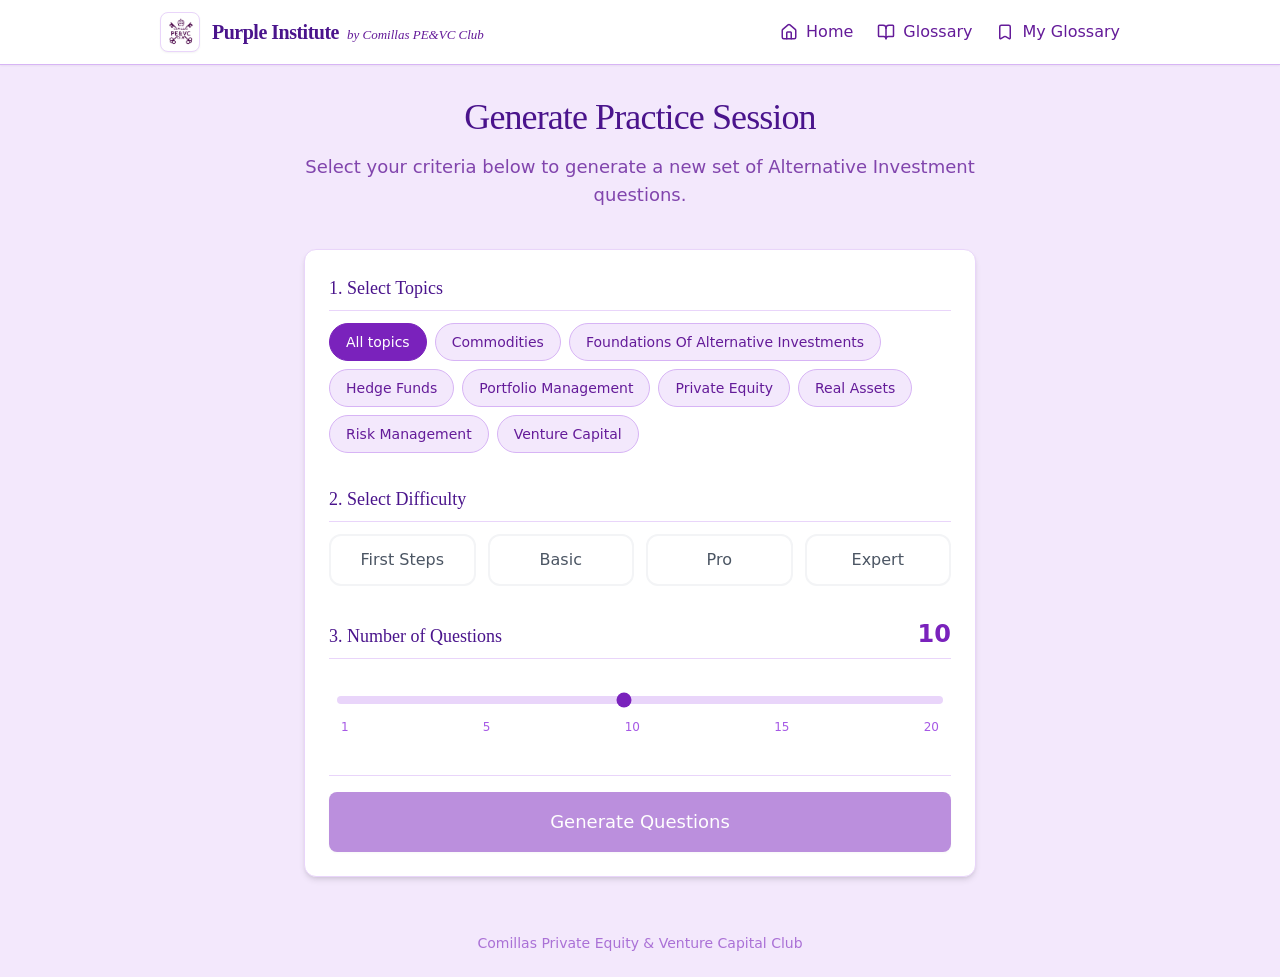
<file: apps/purple-institute/index.html>
<!DOCTYPE html>
<html lang="en">
  <head>
    <meta charset="UTF-8" />
    <link rel="icon" type="image/svg+xml" href="/vite.svg" />
    <meta name="viewport" content="width=device-width, initial-scale=1.0" />
    <title>Purple Institute - Alternative Investments</title>
    <script type="module" crossorigin src="./assets/index-HZb10-LE.js"></script>
    <link rel="stylesheet" crossorigin href="./assets/index-DScFij2R.css">
  </head>
  <body>
    <div id="root"></div>
  </body>
</html>
</file>
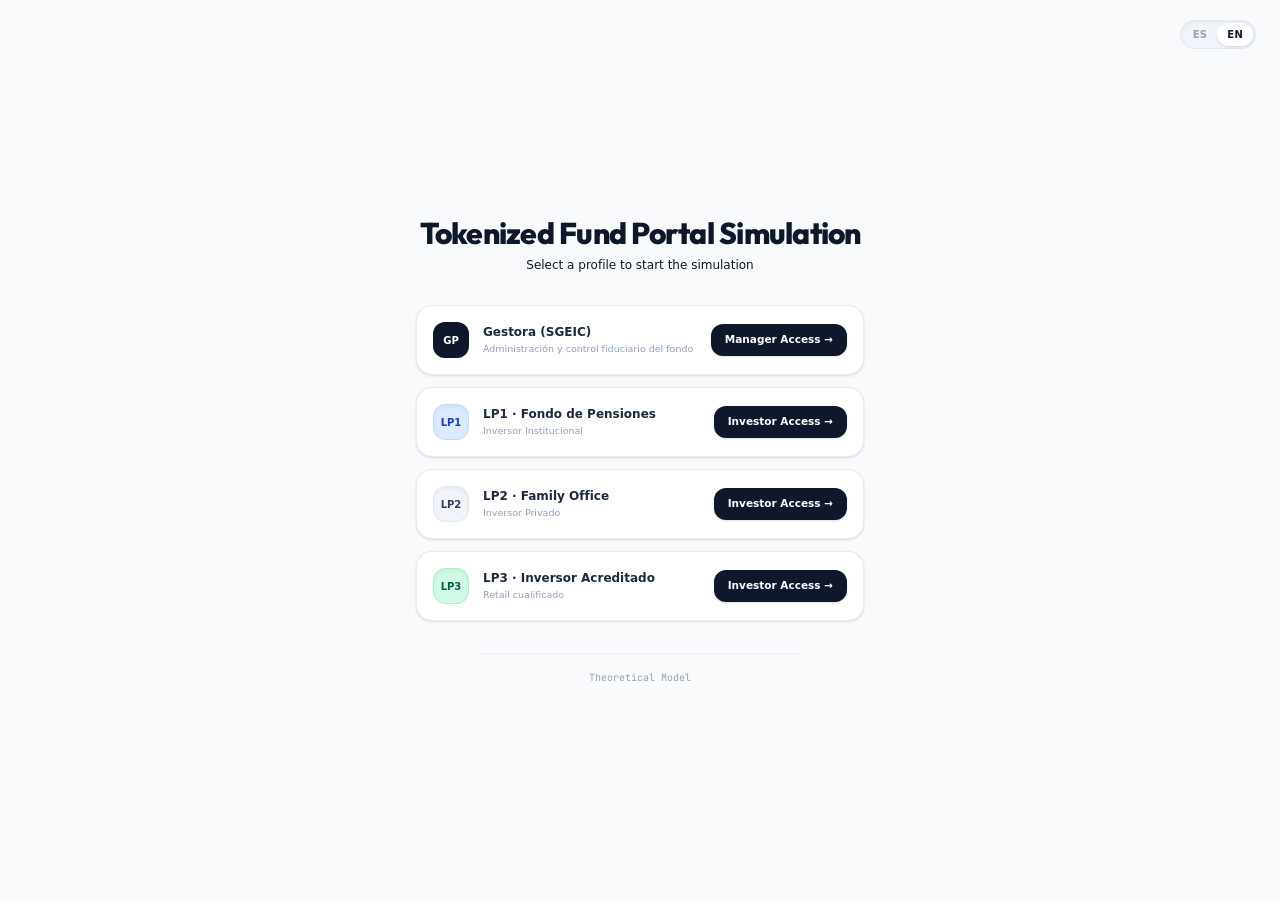
<file: apps/tokenized-fund/index.html>
<!doctype html>
<html lang="es">
  <head>
    <meta charset="UTF-8" />
    <link rel="icon" type="image/svg+xml" href="data:image/svg+xml,%3Csvg xmlns='http://www.w3.org/2000/svg' viewBox='0 0 24 24' fill='%230A192F'%3E%3Crect width='24' height='24' rx='6'/%3E%3Cpath d='M6 15l4-4 3 3 5-6' stroke='%2360A5FA' stroke-width='2' fill='none' stroke-linecap='round' stroke-linejoin='round'/%3E%3C/svg%3E" />
    <meta name="viewport" content="width=device-width, initial-scale=1.0" />
    <title>FCR Tokenized · Portal del Inversor</title>
    <link rel="preconnect" href="https://fonts.googleapis.com" />
    <link rel="preconnect" href="https://fonts.gstatic.com" crossorigin />
    <link href="https://fonts.googleapis.com/css2?family=Inter:wght@400;500;600;700;800&family=Outfit:wght@500;600;700;800&family=JetBrains+Mono:wght@400;600&display=swap" rel="stylesheet" />
    <script type="module" crossorigin src="./assets/index-W-GwJU4j.js"></script>
    <link rel="stylesheet" crossorigin href="./assets/index-9nOgjMwP.css">
  </head>
  <body>
    <div id="root"></div>
  </body>
</html>
</file>
<file: assets/index-D_RXwIZK.css>
:root{--bg-color:#fff;--bg-secondary:#f9fafb;--text-primary:#1f2937;--text-secondary:#4b5563;--accent-color:#0f172a;--blue-accent:#2563eb;--border-color:#e5e7eb;--font-serif:"Times New Roman", Times, Georgia, serif;--font-sans:-apple-system, BlinkMacSystemFont, "Segoe UI", Roboto, "Helvetica Neue", Arial, sans-serif}*{box-sizing:border-box;margin:0;padding:0}html{scrollbar-gutter:stable;min-height:100.2vh;overflow-y:scroll!important}body{font-family:var(--font-serif);background-color:var(--bg-color);color:var(--text-primary);-webkit-font-smoothing:antialiased;min-height:100.2vh;line-height:1.6}.container{width:100%;max-width:900px;margin:0 auto;padding:0 1.5rem}.page-wrapper{flex-direction:column;min-height:100.2vh;display:flex}main{flex-grow:1;padding:2rem 0}h1,h2,h3,h4{color:var(--accent-color);margin-bottom:1rem;font-weight:400}h1{letter-spacing:-.02em;font-size:3rem}h2{border-bottom:1px solid var(--border-color);padding-bottom:.5rem;font-size:2rem}h3{font-size:1.5rem}p{color:var(--text-secondary);margin-bottom:1rem}a{color:var(--accent-color);text-decoration:none;transition:color .2s}a:hover{text-decoration:underline}header{border-bottom:1px solid var(--border-color);background-color:var(--bg-color)}nav{justify-content:space-between;align-items:center;width:100%;height:80px;display:flex}.nav-brand{letter-spacing:.05em;font-size:1.5rem;font-weight:700}.nav-brand:hover{text-decoration:none}.nav-links{gap:2rem;list-style:none;display:flex}.nav-links a{text-transform:uppercase;letter-spacing:.1em;color:var(--text-secondary);font-size:.85rem;font-weight:500;transition:color .2s,text-shadow .2s}.nav-links a:hover,.nav-links a.active{color:var(--accent-color);text-shadow:0 0 .55px,0 0 .55px;text-decoration:none}.btn{border:1px solid var(--accent-color);color:var(--accent-color);text-transform:uppercase;letter-spacing:.1em;cursor:pointer;background-color:#0000;padding:.75rem 1.5rem;font-size:.9rem;transition:all .3s;display:inline-block}.btn:hover{background-color:var(--accent-color);color:#fff;text-decoration:none}.btn-primary{background-color:var(--accent-color);color:#fff}.btn-primary:hover{color:var(--accent-color);background-color:#fff}.fade-in{animation:.6s ease-out fadeIn}@keyframes fadeIn{0%{opacity:0;transform:translateY(10px)}to{opacity:1;transform:translateY(0)}}.home-wrapper{flex-direction:column;justify-content:center;align-items:center;width:100%;min-height:60vh;display:flex}.home-content{text-align:center;width:100%;max-width:800px;margin:0 auto}.home-title{color:var(--accent-color);letter-spacing:-.02em;margin-bottom:1rem;font-size:3.2rem;line-height:1.1}.marquee-container{white-space:nowrap;width:100%;margin:0 auto 2.5rem;position:relative;overflow:hidden;-webkit-mask-image:linear-gradient(90deg,#0000,#000 15% 85%,#0000);mask-image:linear-gradient(90deg,#0000,#000 15% 85%,#0000)}.marquee-content{white-space:nowrap;color:var(--text-secondary);letter-spacing:.05em;text-transform:lowercase;font-size:1.1rem;animation:25s linear infinite marqueeScroll;display:inline-block}.marquee-item{padding:0 1.5rem;display:inline-block;position:relative}.marquee-item:after{content:"·";color:var(--border-color);position:absolute;right:-.1rem}@keyframes marqueeScroll{0%{transform:translate(0%)}to{transform:translate(-50%)}}.home-bio{color:var(--text-primary);text-align:center;margin-bottom:2.5rem;font-size:1.15rem;line-height:1.8}.home-cta-group{flex-wrap:wrap;justify-content:center;align-items:center;gap:1rem;width:100%;display:flex}@media (width<=768px){nav{flex-direction:column;gap:.75rem;height:auto;padding:1.15rem 0 1rem}.nav-brand{font-size:1.3rem}.nav-links{flex-wrap:wrap;justify-content:center;gap:1.25rem}.nav-links a{letter-spacing:.08em;font-size:.78rem}.container{padding:0 1.25rem}main{padding:3.5rem 0 3rem}.home-wrapper{min-height:auto;padding-top:1rem}.home-title{margin-bottom:1.1rem;font-size:2.45rem}.home-bio{margin-bottom:2rem;font-size:1.02rem;line-height:1.7}.home-cta-group{flex-direction:column;gap:.75rem;width:100%;max-width:320px;margin:0 auto}.home-cta-group .btn{text-align:center;width:100%;padding:.85rem 1.25rem}.marquee-container{margin-bottom:1.75rem}.marquee-content{font-size:.95rem}}.resume-wrapper{width:100%;max-width:100%;margin:0 auto;padding:1.5rem 0 6rem}.resume-topbar{justify-content:space-between;align-items:flex-end;margin-bottom:1.5rem;display:flex}.resume-title{letter-spacing:-.02em;color:var(--accent-color);margin:0;font-size:2.5rem;font-weight:400;line-height:1}.resume-actions{align-items:center;gap:1rem;display:flex}.btn-resume-download{border:1px solid var(--accent-color);color:var(--accent-color);font-family:var(--font-sans);text-transform:uppercase;letter-spacing:.08em;cursor:pointer;background-color:#0000;align-items:center;gap:.45rem;padding:.45rem .95rem;font-size:.75rem;font-weight:600;text-decoration:none;transition:all .2s cubic-bezier(.16,1,.3,1);display:inline-flex}.btn-resume-download:hover{background-color:var(--accent-color);color:#fff;text-decoration:none}.resume-main-divider{border:0;border-top:1.5px solid var(--accent-color);margin-bottom:2.5rem}.resume-section{margin-bottom:3.5rem}.resume-section-header{border-bottom:1px solid var(--border-color);margin-bottom:2rem;padding-bottom:.35rem}.resume-section-label{font-family:var(--font-sans);text-transform:uppercase;letter-spacing:.12em;color:var(--accent-color);margin:0;font-size:.8rem;font-weight:700}.resume-section-divider{display:none}.resume-entry{grid-template-columns:210px 1fr;gap:2.5rem;margin-bottom:2.25rem;display:grid}.resume-entry:last-child{margin-bottom:.5rem}.resume-entry-left{flex-direction:column;display:flex}.resume-date,.resume-period{font-family:var(--font-sans);color:#64748b;letter-spacing:.04em;text-transform:uppercase;margin-bottom:.2rem;font-size:.78rem;font-weight:500}.resume-location{font-family:var(--font-sans);color:#94a3b8;letter-spacing:.04em;text-transform:uppercase;font-size:.72rem;font-weight:500}.resume-entry-right{flex-direction:column;display:flex}.resume-institution,.resume-institution-link,.resume-org{font-family:var(--font-sans)!important;text-transform:uppercase!important;letter-spacing:.06em!important;color:#64748b!important;margin-bottom:.25rem!important;font-size:.75rem!important;font-weight:600!important;text-decoration:none!important;display:inline-block!important}.resume-institution-link:hover{color:var(--accent-color)!important;text-decoration:underline!important}h4.resume-entry-title,.resume-entry-title,.resume-role{font-family:var(--font-serif)!important;color:var(--accent-color)!important;margin:0 0 .4rem!important;font-size:1.15rem!important;font-weight:700!important;line-height:1.35!important}.resume-bullets{margin-top:.4rem;margin-left:1.15rem;list-style-type:disc}.resume-bullets li{font-family:var(--font-sans);color:var(--text-secondary);margin-bottom:.4rem;font-size:.86rem;line-height:1.6}.resume-bullets li:last-child{margin-bottom:0}.resume-skills-4cols{grid-template-columns:repeat(4,1fr);gap:2rem;display:grid}.resume-skill-col-title,.resume-skill-col h4{font-family:var(--font-sans);text-transform:uppercase;letter-spacing:.08em;color:var(--accent-color);margin-bottom:.65rem;font-size:.75rem;font-weight:700}.resume-skill-col-list{margin:0;padding:0;list-style:none}.resume-skill-col-list li{font-family:var(--font-sans);color:var(--text-secondary);margin-bottom:.25rem;font-size:.85rem;line-height:1.6}.resume-volunteering-item{grid-template-columns:210px 1fr;gap:2.5rem;margin-bottom:1.5rem;display:grid}.resume-volunteering-item:last-child{margin-bottom:0}.resume-volunteering-text{font-family:var(--font-sans);color:var(--text-secondary);font-size:.875rem;line-height:1.5}.resume-volunteering-text strong{font-family:var(--font-serif);color:var(--accent-color);margin-bottom:.2rem;font-size:1.05rem;font-weight:700;display:block}.resume-volunteering-meta{font-family:var(--font-sans);color:#64748b;text-transform:uppercase;letter-spacing:.04em;font-size:.78rem;font-weight:500}.resume-reveal{opacity:1;transform:translateY(0)}@media (width<=860px){.resume-skills-4cols{grid-template-columns:repeat(2,1fr);gap:1.5rem}}@media (width<=650px){.resume-topbar{flex-direction:column;align-items:flex-start;gap:1.25rem}.resume-actions{width:100%}.resume-entry{grid-template-columns:1fr;gap:.4rem;margin-bottom:2rem}.resume-entry-left{margin-bottom:.2rem}.resume-skills-4cols{grid-template-columns:1fr}.resume-volunteering-item{flex-direction:column;gap:.25rem}.resume-volunteering-meta{margin-left:0}}.project-deepdive-list{flex-direction:column;display:flex}.project-deepdive-card{border-top:1px solid var(--border-color);grid-template-columns:280px 1fr;gap:2.75rem;padding:2.25rem 0;display:grid}.project-deepdive-card:last-child{border-bottom:1px solid var(--border-color)}.project-deepdive-left{flex-direction:column;align-items:flex-start;gap:.6rem;display:flex}.project-deepdive-title{font-family:var(--font-serif);color:var(--accent-color);margin:0;font-size:1.25rem;font-weight:700;line-height:1.3}.project-deepdive-date{font-family:var(--font-sans);letter-spacing:.08em;text-transform:uppercase;color:#94a3b8;font-size:.75rem;font-weight:600}.project-deepdive-institution{font-family:var(--font-sans);color:#64748b;font-size:.8rem;font-weight:500;line-height:1.4}.project-deepdive-btn{border:1px solid var(--accent-color);color:var(--accent-color);font-family:var(--font-sans);text-transform:uppercase;letter-spacing:.08em;cursor:pointer;background-color:#0000;align-items:center;gap:.4rem;margin-top:.4rem;padding:.45rem .9rem;font-size:.72rem;font-weight:600;text-decoration:none;transition:all .2s cubic-bezier(.16,1,.3,1);display:inline-flex}.project-deepdive-btn:hover{background-color:var(--accent-color);color:#fff;text-decoration:none}.project-deepdive-right{flex-direction:column;gap:.85rem;display:flex}.project-deepdive-desc{font-family:var(--font-sans);color:var(--text-secondary);margin:0;font-size:.875rem;line-height:1.65}.project-deepdive-desc strong{color:var(--text-primary);font-weight:600}.contact-inline-link{color:var(--text-primary);font-weight:500;font-size:inherit;text-underline-offset:3px;font-family:inherit;text-decoration:underline;transition:color .15s}.contact-inline-link:hover{color:var(--blue-accent)}.project-icon-btn{border:1px solid var(--border-color);width:32px;height:32px;color:var(--text-secondary);background-color:#0000;justify-content:center;align-items:center;text-decoration:none;transition:all .2s;display:inline-flex}.project-icon-btn:hover{border-color:var(--accent-color);color:var(--accent-color);background-color:var(--bg-secondary);text-decoration:none}.project-deepdive-tag{font-family:var(--font-sans);letter-spacing:.1em;text-transform:uppercase;color:#94a3b8;margin-bottom:.2rem;font-size:.68rem;font-weight:700;display:inline-block}.project-deepdive-btn-wrapper{margin-top:.5rem}@media (width<=768px){.project-deepdive-card{grid-template-columns:1fr;gap:1.25rem;padding:1.75rem 0}}.project-apps-grid{grid-template-columns:repeat(auto-fill,minmax(260px,1fr));gap:1.5rem;margin-top:1rem;display:grid}.project-app-card{border:1px solid var(--border-color);background-color:var(--bg-color);flex-direction:column;justify-content:space-between;padding:1.5rem;text-decoration:none;transition:all .2s cubic-bezier(.16,1,.3,1);display:flex}.project-app-card:hover{border-color:var(--accent-color);text-decoration:none;transform:translateY(-2px)}.project-app-header{justify-content:space-between;align-items:flex-start;margin-bottom:1rem;display:flex}.project-app-icon{border:1px solid var(--border-color);width:38px;height:38px;font-family:var(--font-serif);color:var(--accent-color);justify-content:center;align-items:center;font-size:1.1rem;font-weight:700;display:inline-flex}.project-app-arrow{color:#94a3b8;font-size:1.1rem;transition:transform .2s,color .2s}.project-app-card:hover .project-app-arrow{color:var(--accent-color);transform:translate(2px,-2px)}.project-app-title{font-family:var(--font-serif);color:var(--accent-color);margin:0 0 .5rem;font-size:1.15rem;font-weight:700}.project-app-desc{font-family:var(--font-sans);color:var(--text-secondary);margin:0 0 1.25rem;font-size:.85rem;line-height:1.5}.project-app-footer{border-top:1px solid var(--border-color);margin-top:auto;padding-top:.75rem}.project-app-tech{font-family:var(--font-sans);text-transform:uppercase;letter-spacing:.06em;color:#94a3b8;font-size:.7rem;font-weight:600}.contact-grid{grid-template-columns:repeat(3,1fr);gap:1.5rem;margin-top:1rem;display:grid}.contact-card{text-align:center;border:1px solid var(--border-color);background-color:var(--bg-color);flex-direction:column;align-items:center;padding:2.5rem 1.5rem;text-decoration:none;transition:all .2s cubic-bezier(.16,1,.3,1);display:flex}.contact-card:hover{border-color:var(--accent-color);text-decoration:none;transform:translateY(-2px)}.contact-card-icon{color:var(--accent-color);justify-content:center;align-items:center;margin-bottom:1.25rem;display:flex}.contact-card-label{font-family:var(--font-sans);letter-spacing:.1em;text-transform:uppercase;color:#94a3b8;margin-bottom:.5rem;font-size:.75rem;font-weight:700}.contact-card-value{font-family:var(--font-sans);color:var(--accent-color);margin-bottom:.35rem;font-size:.95rem;font-weight:600}.contact-highlight-blue{font-weight:600;color:#1e3a8a!important}.contact-card-sub{font-family:var(--font-sans);color:#94a3b8;font-size:.75rem}@media (width<=768px){.contact-grid{grid-template-columns:1fr;gap:1rem}.contact-card{padding:2rem 1.25rem}}
</file>
<file: apps/arabic-app/assets/index-BwGf_PFI.css>
:root{--color-bg: #FCFBF9;--color-bg-alt: #0D1B2A;--color-bg-card: #FFFFFF;--color-text-main: #1A1A1A;--color-text-muted: #666666;--color-text-on-navy: #E0E1E2;--color-border: #E5E0D8;--color-border-dark: #1B263B;--color-primary: #C5A059;--color-primary-hover: #D4AF37;--color-success: #2A9D8F;--font-family-latin: "Playfair Display", "Times New Roman", Times, serif;--font-family-arabic: "Noto Naskh Arabic", "Amiri", serif;--sidebar-width: 300px;--content-max-width: 800px;--radius-sm: 4px;--radius-md: 8px;--radius-lg: 12px;--shadow-sm: 0 2px 4px rgba(13, 27, 42, .05);--shadow-md: 0 4px 12px rgba(13, 27, 42, .08)}*{box-sizing:border-box;margin:0;padding:0}body{font-family:var(--font-family-latin);background-color:var(--color-bg);color:var(--color-text-main);line-height:1.5;-webkit-font-smoothing:antialiased}.arabic-text{font-family:var(--font-family-arabic);font-size:1.5rem;line-height:1.8;direction:rtl}h1,h2,h3,h4{font-weight:600;color:var(--color-text-main)}a{color:inherit;text-decoration:none}.app-container{display:flex;min-height:100vh}.page-wrapper{display:flex;width:100%}.sidebar{width:var(--sidebar-width);background-color:var(--color-bg-alt);color:var(--color-text-on-navy);border-right:1px solid var(--color-border-dark);height:100vh;overflow-y:auto;position:sticky;top:0;padding:1.5rem}.sidebar h1,.sidebar h2,.sidebar h3,.sidebar h4{color:var(--color-primary)}.main-content{flex:1;padding:2rem;max-width:calc(100% - var(--sidebar-width))}@media(max-width:768px){.page-wrapper{flex-direction:column}.sidebar{width:100%;height:auto;position:relative;border-right:none;border-bottom:1px solid var(--color-border);padding:1rem}.main-content{max-width:100%;padding:1rem}}.badge{display:inline-flex;align-items:center;padding:.25rem .6rem;font-size:.75rem;font-weight:600;border-radius:var(--radius-sm);background-color:var(--color-bg-alt);color:var(--color-primary);border:1px solid var(--color-border-dark)}.badge-success{background-color:#1987541a;color:var(--color-success);border-color:#19875433}.card{background-color:var(--color-bg-card);border:1px solid var(--color-border);border-radius:var(--radius-md);padding:1.5rem;box-shadow:var(--shadow-sm);transition:transform .2s,box-shadow .2s}.card:hover{box-shadow:var(--shadow-md)}.nav-link{display:block;padding:.75rem 1rem;margin-bottom:.25rem;border-radius:var(--radius-sm);color:var(--color-text-on-navy);transition:background-color .2s,color .2s;cursor:pointer}.nav-link:hover{background-color:#ffffff0d}.nav-link.active{background-color:var(--color-border-dark);border:1px solid var(--color-border-dark);border-left:3px solid var(--color-primary);color:var(--color-primary);box-shadow:var(--shadow-sm);font-weight:600}.landing-page{display:flex;align-items:center;justify-content:center;min-height:100vh;width:100%;background-color:var(--color-bg-alt)}.landing-content{text-align:center;max-width:800px;padding:2rem}.landing-title{margin-bottom:.5rem;color:var(--color-primary);text-shadow:0 2px 4px rgba(0,0,0,.2)}.landing-subtitle{font-size:1.2rem;color:var(--color-text-on-navy);margin-bottom:3rem}.landing-cards{display:flex;gap:2rem;justify-content:center;flex-wrap:wrap}.landing-card{display:flex;flex-direction:column;align-items:center;justify-content:center;background-color:var(--color-bg-card);border:1px solid var(--color-primary);border-radius:var(--radius-lg);padding:3rem 2rem;width:250px;box-shadow:var(--shadow-sm);transition:all .3s ease;cursor:pointer;color:var(--color-text-main)}.landing-card:hover{transform:translateY(-5px);box-shadow:0 10px 20px #c5a05933;border-color:var(--color-primary-hover)}.landing-card .card-icon{margin-bottom:1.5rem;color:var(--color-primary);display:flex;align-items:center;justify-content:center}.landing-card h2{font-size:1.5rem;margin-bottom:.5rem}.landing-card p{color:var(--color-text-muted);font-size:.9rem}.sidebar-header{margin-bottom:2rem}.back-link{display:inline-block;color:var(--color-primary);font-size:.9rem;margin-bottom:1rem;transition:color .2s}.back-link:hover{color:var(--color-primary-hover)}.story-id{display:inline-block;background-color:var(--color-border-dark);padding:.1rem .4rem;border-radius:var(--radius-sm);border:1px solid var(--color-border-dark);margin-right:.5rem;font-size:.8rem;color:var(--color-text-on-navy)}.story-title{font-size:.95rem}.nav-link.active .story-id{background-color:var(--color-primary);color:var(--color-bg-alt);border-color:var(--color-primary)}.story-container{max-width:var(--content-max-width);margin:0 auto}.story-header{margin-bottom:3rem;padding-bottom:1.5rem;border-bottom:2px solid var(--color-primary)}.story-title-ar{font-size:2.5rem;margin-bottom:.5rem;color:var(--color-text-main)}.story-title-es{font-size:1.1rem;color:var(--color-text-muted);font-weight:400;direction:ltr}.sentence-block{margin-bottom:3.5rem}.interlinear-grid{display:flex;flex-wrap:wrap;gap:1rem .5rem;margin-bottom:1.5rem}.interlinear-column{display:flex;flex-direction:column;align-items:center;min-width:fit-content;padding:0 .5rem}.arabic-word{font-size:1.6rem;font-weight:700;color:var(--color-text-main);margin-bottom:.3rem;white-space:nowrap}.spanish-word{font-size:.85rem;color:var(--color-text-muted);white-space:nowrap}.sentence-translation{font-size:1rem;font-style:italic;color:var(--color-text-muted);padding-right:1.5rem;border-right:3px solid var(--color-border)}.tooltip-container{position:relative;cursor:help}.tooltip-text{visibility:hidden;background-color:var(--color-bg-alt);color:var(--color-text-on-navy);text-align:center;padding:.3rem .6rem;border-radius:var(--radius-sm);font-size:.8rem;font-weight:500;font-family:var(--font-family-latin);white-space:nowrap;position:absolute;z-index:10;bottom:100%;left:50%;transform:translate(-50%);margin-bottom:5px;opacity:0;transition:opacity .2s,visibility .2s;pointer-events:none;box-shadow:var(--shadow-sm)}.tooltip-text:after{content:"";position:absolute;top:100%;left:50%;margin-left:-5px;border-width:5px;border-style:solid;border-color:var(--color-bg-alt) transparent transparent transparent}.tooltip-container:hover .tooltip-text{visibility:visible;opacity:1}.section-toggle{display:flex;justify-content:space-between;align-items:center;width:100%;padding:.75rem 0;background:none;border:none;border-bottom:1px solid var(--color-border-dark);cursor:pointer;color:var(--color-primary);margin-bottom:.5rem}.section-toggle h3{font-size:1rem;margin:0;color:inherit}.mt-4{margin-top:1.5rem}.nav-list{display:flex;flex-direction:column;gap:.2rem}.nav-link{display:flex;align-items:center;text-align:left;background:none;border:1px solid transparent;width:100%}.pattern-ar{font-size:1.2rem;margin-right:.75rem;min-width:60px;text-align:right}.pattern-name{font-size:.85rem;color:inherit;white-space:nowrap;overflow:hidden;text-overflow:ellipsis;opacity:.8}.form-id-badge{display:inline-block;background-color:var(--color-border-dark);color:var(--color-primary);padding:.1rem .3rem;border-radius:var(--radius-sm);font-size:.75rem;font-weight:700;margin-right:.5rem;min-width:20px;text-align:center}.pattern-container{max-width:var(--content-max-width);margin:0 auto}.pattern-header{margin-bottom:1.5rem;padding-bottom:1.5rem;border-bottom:1px solid var(--color-border)}.header-top{display:flex;align-items:baseline;gap:1rem;margin-bottom:.5rem}.form-id-large{font-size:2rem;font-weight:700;color:var(--color-primary)}.pattern-title-ar{font-size:3.5rem;margin:0}.pattern-title-es{font-size:1.2rem;color:var(--color-text-muted);margin-bottom:1rem;font-weight:400}.template-code{display:inline-block;background-color:var(--color-bg-alt);color:var(--color-text-on-navy);padding:.4rem .8rem;border-radius:var(--radius-sm);border:1px solid var(--color-border-dark);font-family:monospace;font-size:1.1rem;margin-bottom:1rem}.masdar-info{margin-top:1rem;font-size:1.1rem;color:var(--color-text-main)}.pattern-notes{font-size:1.1rem;line-height:1.6;margin-bottom:2rem;color:var(--color-text-main)}.level-alert{background-color:#fff3cd;color:#856404;padding:1rem;border-radius:var(--radius-md);margin-bottom:2rem;border-left:4px solid #ffeeba;font-weight:500}.examples-section h3{font-size:1.5rem;margin-bottom:1.5rem;padding-bottom:.5rem;border-bottom:1px solid var(--color-border)}.examples-grid{display:grid;grid-template-columns:repeat(auto-fill,minmax(300px,1fr));gap:1.5rem}.example-card{display:flex;flex-direction:column;position:relative}.example-root{font-size:.85rem;color:var(--color-text-muted);margin-bottom:1rem;border-bottom:1px solid var(--color-border);padding-bottom:.5rem}.main-word{font-size:2.5rem;font-weight:700;color:var(--color-primary);margin-bottom:.5rem;display:block}.verbal-example{display:flex;flex-direction:column;gap:.75rem;margin-bottom:1rem}.verb-form{display:flex;justify-content:space-between;align-items:center;border-bottom:1px dashed var(--color-border);padding-bottom:.25rem}.form-label{font-size:.85rem;color:var(--color-text-muted)}.verb-form .arabic-text{font-size:1.5rem;font-weight:600}.example-translation{font-size:1rem;color:var(--color-text-main);margin-top:auto;padding-top:1rem}.attested-badge{background-color:var(--color-success);color:#fff;padding:.3rem .6rem;border-radius:var(--radius-sm);font-size:.8rem;font-weight:500;margin-top:1rem;display:inline-block;align-self:flex-start}.submolds-container{display:flex;flex-direction:column;gap:2.5rem}.submold-section{background-color:var(--color-bg);padding:1.5rem;border-radius:var(--radius-md);border:1px solid var(--color-border)}.submold-header{margin-bottom:1.5rem;text-align:center}.submold-header code{font-size:1.2rem;background-color:var(--color-bg-alt);color:var(--color-primary);padding:.5rem 1rem;border-radius:var(--radius-sm);border:1px solid var(--color-border-dark)}.flex-col{display:flex;flex-direction:column}.text-sm{font-size:.85rem}.text-gray{color:var(--color-text-muted)}.alphabet-container{max-width:var(--content-max-width);margin:0 auto}.alphabet-section{margin-bottom:4rem}.section-title{font-size:1.5rem;color:var(--color-primary);margin-bottom:2rem;border-bottom:1px solid var(--color-border);padding-bottom:.5rem}.alphabet-grid{display:grid;grid-template-columns:repeat(auto-fill,minmax(220px,1fr));gap:1.5rem}.letter-card{background-color:var(--color-bg-card);border:1px solid var(--color-border);border-radius:var(--radius-md);padding:1rem;box-shadow:var(--shadow-sm);transition:transform .2s,box-shadow .2s;display:flex;flex-direction:column}.letter-card:hover{transform:translateY(-2px);box-shadow:var(--shadow-md);border-color:var(--color-primary)}.letter-header{display:flex;align-items:center;margin-bottom:1rem;padding-bottom:1rem;border-bottom:1px solid var(--color-bg-alt)}.letter-main{font-size:3rem;line-height:1;color:var(--color-primary);margin-right:1.5rem;min-width:50px;text-align:center}.letter-info{display:flex;flex-direction:column}.letter-translit{font-size:1.2rem;font-weight:700;color:var(--color-text-main)}.letter-name{font-size:.85rem;color:var(--color-text-muted)}.letter-forms{display:flex;justify-content:space-between;background-color:var(--color-bg-alt);padding:.5rem;border-radius:var(--radius-sm)}.form-item{display:flex;flex-direction:column;align-items:center}.form-ar{font-size:1.4rem;color:var(--color-text-on-navy);line-height:1.2}.form-label{font-size:.65rem;color:var(--color-text-muted);margin-top:.3rem;text-transform:uppercase}.vowel-grid{display:grid;grid-template-columns:repeat(auto-fill,minmax(150px,1fr));gap:1rem}.vowel-card{background-color:var(--color-bg-card);border:1px solid var(--color-border);border-radius:var(--radius-md);padding:1.5rem 1rem;display:flex;flex-direction:column;align-items:center;box-shadow:var(--shadow-sm)}.vowel-ar{font-size:2.5rem;color:var(--color-primary);margin-bottom:.5rem;line-height:1}.vowel-name{font-size:.9rem;font-weight:700;color:var(--color-text-main);margin-bottom:.5rem}.vowel-sound{font-size:.8rem}.numeral-grid{display:grid;grid-template-columns:repeat(auto-fill,minmax(100px,1fr));gap:1rem}.numeral-card{background-color:var(--color-bg-card);border:1px solid var(--color-border);border-radius:var(--radius-md);padding:1.5rem 1rem;display:flex;flex-direction:column;align-items:center;box-shadow:var(--shadow-sm)}.numeral-ar{font-size:2.5rem;color:var(--color-primary);line-height:1;margin-bottom:.5rem}.numeral-es{font-size:1.2rem;font-weight:700;color:var(--color-text-muted)}.clickable-card{cursor:pointer;position:relative;-webkit-user-select:none;user-select:none;-webkit-tap-highlight-color:transparent}.clickable-card:active{transform:scale(.98);border-color:var(--color-gold);box-shadow:0 0 0 2px #d4af374d}.speaker-icon{color:var(--color-gold);opacity:.6;margin-left:.4rem;vertical-align:middle;transition:opacity .2s}.clickable-card:hover .speaker-icon{opacity:1}.speaker-icon.inline{margin-bottom:2px}
</file>
<file: apps/debt/assets/index-DHCSAFN2.css>
@import"https://fonts.googleapis.com/css2?family=Inter:wght@300;400;500;600;700&display=swap";:root{--bg-color: #fcfcfc;--bg-panel: #ffffff;--text-main: #111827;--text-muted: #4b5563;--border-color: #e5e7eb;--border-soft: #f3f4f6;--accent-primary: #1e3a8a;--accent-hover: #172554;--success: #059669;--warning: #d97706;--danger: #dc2626;--chart-principal: #1e40af;--chart-interest: #6b7280;--chart-balance: #047857;--risk-low: #059669;--risk-med: #d97706;--risk-high: #dc2626;--shadow-sm: 0 1px 2px rgba(0, 0, 0, .03);--shadow-md: 0 2px 4px rgba(0, 0, 0, .04);--shadow-lg: 0 4px 6px rgba(0, 0, 0, .05);--radius-md: 4px;--radius-lg: 6px}*{box-sizing:border-box;margin:0;padding:0}body{font-family:Inter,-apple-system,BlinkMacSystemFont,Segoe UI,Roboto,Helvetica,Arial,sans-serif;background-color:var(--bg-color);color:var(--text-main);line-height:1.5;-webkit-font-smoothing:antialiased}.app-container{display:flex;height:100vh;overflow:hidden}.panel{background:var(--bg-panel);border-right:1px solid var(--border-color);display:flex;flex-direction:column}.left-panel{width:320px;min-width:320px;overflow-y:auto;padding:1.5rem;box-shadow:var(--shadow-sm);z-index:10}.center-workspace{flex:1;overflow-y:auto;padding:2rem;background-color:var(--bg-color)}.right-sidebar{width:350px;min-width:350px;overflow-y:auto;border-left:1px solid var(--border-color);border-right:none;background:var(--bg-panel);box-shadow:-2px 0 10px #00000005;z-index:10}h1,h2,h3,h4,h5,h6{font-weight:600;margin-bottom:.5rem;color:var(--text-main);letter-spacing:-.01em}h1{font-size:1.75rem}h2{font-size:1.25rem}h3{font-size:1rem;text-transform:uppercase;letter-spacing:.05em;font-weight:700;color:var(--text-muted)}.text-muted{color:var(--text-muted)}.text-sm{font-size:.875rem}.text-xs{font-size:.75rem}.font-medium{font-weight:500}.font-semibold{font-weight:600}.text-center{text-align:center}.mb-1{margin-bottom:.25rem}.mb-2{margin-bottom:.5rem}.mb-4{margin-bottom:1rem}.mb-6{margin-bottom:1.5rem}.mt-4{margin-top:1rem}.mt-6{margin-top:1.5rem}.flex{display:flex}.items-center{align-items:center}.justify-between{justify-content:space-between}.gap-2{gap:.5rem}.gap-4{gap:1rem}label{display:block;font-size:.875rem;font-weight:500;margin-bottom:.25rem;color:var(--text-main)}input,select{width:100%;padding:.5rem .75rem;border:1px solid var(--border-color);border-radius:var(--radius-md);background-color:#fff;font-family:inherit;font-size:.875rem;color:var(--text-main);transition:all .2s}input:focus,select:focus{outline:none;border-color:var(--accent-primary);box-shadow:0 0 0 3px #2563eb1a}input[type=range]{padding:0;border:none;background:transparent}.btn{display:inline-flex;align-items:center;justify-content:center;padding:.5rem 1rem;border-radius:var(--radius-md);font-weight:500;font-size:.875rem;cursor:pointer;transition:all .2s;border:1px solid transparent}.btn-primary{background-color:var(--accent-primary);color:#fff}.btn-primary:hover{background-color:var(--accent-hover)}.btn-outline{background-color:transparent;border-color:var(--border-color);color:var(--text-main)}.btn-outline:hover{background-color:var(--bg-color);border-color:var(--text-muted)}.btn-outline.active{border-color:var(--accent-primary);color:var(--accent-primary);background-color:#2563eb0d}.card{background:#fff;border-radius:var(--radius-lg);border:1px solid var(--border-color);box-shadow:none;padding:1.5rem}.top-nav{display:flex;gap:1rem;margin-bottom:2rem;border-bottom:1px solid var(--border-color);padding-bottom:1rem}.nav-item{padding:.5rem 0rem;font-weight:500;color:var(--text-muted);cursor:pointer;border-bottom:2px solid transparent;transition:all .2s}.nav-item:hover{color:var(--text-main)}.nav-item.active{color:var(--accent-primary);border-bottom:2px solid var(--accent-primary);font-weight:600}.soft-warning{display:flex;align-items:flex-start;gap:.5rem;padding:.75rem;background-color:#fffbeb;border-left:3px solid var(--warning);border-radius:0 var(--radius-md) var(--radius-md) 0;margin-top:.5rem;font-size:.875rem;color:#92400e}.global-top-nav{display:flex;align-items:center;justify-content:space-between;padding:0 2rem;height:70px;background-color:var(--bg-panel);border-bottom:1px solid var(--border-color);box-shadow:none;z-index:20}.nav-brand{display:flex;align-items:center;gap:.75rem}.logo-icon{display:flex;align-items:center;justify-content:center;width:32px;height:32px;background-color:transparent;color:var(--text-main)}.brand-name{font-size:1.15rem;font-weight:600;color:var(--text-main);letter-spacing:-.01em}.nav-links{display:flex;gap:1rem}.global-nav-item{display:flex;align-items:center;gap:.5rem;padding:.5rem 0rem;font-weight:500;color:var(--text-muted);text-decoration:none;border-bottom:2px solid transparent;transition:all .2s ease}.global-nav-item.active{color:var(--accent-primary);border-bottom:2px solid var(--accent-primary);font-weight:600}.pe-toggle-container{display:flex;align-items:center;gap:.75rem;margin-left:1.5rem;padding-left:1.5rem;border-left:1px solid var(--border-color)}.pe-label{display:flex;align-items:center;gap:.35rem;font-size:.875rem;font-weight:500;color:var(--text-muted);transition:color .2s}.pe-label.active{font-weight:600;color:var(--text-main)}.switch{position:relative;display:inline-block;width:44px;height:24px}.switch input{opacity:0;width:0;height:0}.slider{position:absolute;cursor:pointer;inset:0;background-color:#cbd5e1;transition:.4s}.slider:before{position:absolute;content:"";height:18px;width:18px;left:3px;bottom:3px;background-color:#fff;transition:.4s;box-shadow:0 1px 2px #0003}input:checked+.slider{background-color:var(--accent-primary)}input:checked+.slider:before{transform:translate(20px)}.slider.round{border-radius:24px}.slider.round:before{border-radius:50%}.educational-page{width:100%;height:100%;overflow-y:auto;background-color:var(--bg-color);padding:3rem 2rem}.educational-container{max-width:1000px;margin:0 auto}.edu-header{margin-bottom:3rem;text-align:center}.edu-header h1{justify-content:center;font-size:2.25rem;color:var(--text-main);margin-bottom:.75rem}.edu-header .text-accent{color:var(--accent-primary)}.subtitle{font-size:1.125rem;max-width:600px;margin:0 auto}.edu-content{display:flex;gap:3rem;align-items:stretch}.risk-column{flex:0 0 160px;display:flex;justify-content:center;padding-top:1rem}.risk-indicator-vertical{display:flex;flex-direction:column;align-items:center;position:sticky;top:2rem;height:calc(100vh - 200px);min-height:600px}.risk-indicator-vertical{display:flex;flex-direction:column;align-items:center;width:100%;height:100%}.risk-label{font-size:.75rem;font-weight:700;text-transform:uppercase;letter-spacing:.05em;padding:.5rem .75rem;border-radius:var(--radius-md);background:#fff;border:1px solid var(--border-color);z-index:2;box-shadow:var(--shadow-sm)}.risk-label.top{color:var(--success);border-color:#10b9814d}.risk-label.bottom{color:var(--danger);border-color:#ef44444d}.risk-arrow-vertical{flex:1;width:100%;position:relative;display:flex;justify-content:center;margin:-15px 0}.gradient-line-vertical{position:absolute;top:15px;bottom:15px;width:8px;border-radius:4px;background:linear-gradient(to bottom,var(--success) 0%,var(--warning) 50%,var(--danger) 100%);z-index:1}.arrow-icon-vertical{position:absolute;bottom:5px;color:var(--danger);z-index:2;background:#fff;border-radius:50%;padding:2px}.debt-explanations{flex:1;display:flex;flex-direction:column;gap:1.5rem}.debt-card{background:#fff;border:1px solid var(--border-color);border-radius:var(--radius-lg);padding:1.5rem;box-shadow:var(--shadow-sm);transition:transform .2s,box-shadow .2s;border-left:4px solid var(--accent-primary)}.debt-card:hover{transform:translateY(-2px);box-shadow:var(--shadow-md)}.debt-card-header{display:flex;justify-content:space-between;align-items:center;margin-bottom:1rem;border-bottom:1px solid var(--border-soft);padding-bottom:.75rem}.debt-card-header h3{margin:0;font-size:1.25rem;color:var(--text-main)}.debt-badge{background-color:#1e3a8a14;color:var(--accent-primary);padding:.25rem .75rem;border-radius:9999px;font-size:.75rem;font-weight:600}.debt-card-body .explanation{font-size:.95rem;color:var(--text-main);margin-bottom:1.25rem;line-height:1.6}.debt-meta{display:flex;flex-direction:column;gap:.75rem}.meta-item{font-size:.875rem;display:flex;flex-direction:column;gap:.25rem}.meta-item strong{color:var(--text-muted);text-transform:uppercase;font-size:.75rem;letter-spacing:.05em}.meta-item span{color:var(--text-main)}.meta-item.risk-intuition span{font-weight:500;color:var(--accent-primary)}@media(max-width:768px){.edu-content{flex-direction:column}.risk-column{flex:0 0 auto;width:100%;margin-bottom:2rem}.risk-indicator-vertical{flex-direction:row;height:auto;min-height:auto;width:100%;position:static}.risk-arrow-vertical{height:40px;margin:0 -15px;align-items:center}.gradient-line-vertical{inset:auto 15px;height:8px;width:auto;background:linear-gradient(to right,var(--success) 0%,var(--warning) 50%,var(--danger) 100%)}.arrow-icon-vertical{bottom:auto;right:5px;transform:rotate(-90deg)}}.simulator-page{display:flex;width:100%;height:100%}.inputs-section{display:flex;flex-direction:column;gap:1.5rem}.preset-buttons{display:flex;flex-direction:column;gap:.5rem}.results-section{display:flex;flex-direction:column;gap:2rem;max-width:1200px;margin:0 auto}.metrics-dashboard{display:grid;grid-template-columns:repeat(3,1fr);gap:1rem}.metric-card{padding:1.5rem;text-align:center;border-left:2px solid var(--border-color)}.metric-card:first-child{border-left:none}.metric-label{font-size:.75rem;color:var(--text-muted);font-weight:600;margin-bottom:.5rem;text-transform:uppercase;letter-spacing:.05em}.metric-value{font-size:1.5rem;font-weight:600;color:var(--text-main);letter-spacing:-.01em}.charts-container{display:grid;grid-template-columns:1fr;gap:1.5rem}.chart-wrapper{height:350px;width:100%;position:relative}.table-container{max-height:400px;overflow-y:auto;border:1px solid var(--border-color);border-radius:var(--radius-md)}.amortization-table{width:100%;border-collapse:collapse;text-align:right;font-size:.875rem}.amortization-table th{position:sticky;top:0;background-color:transparent;color:var(--text-muted);font-weight:600;padding:.75rem 1rem;border-bottom:1px solid var(--text-main);z-index:1}.amortization-table td{padding:.75rem 1rem;border-bottom:1px solid var(--border-soft);color:var(--text-main)}.amortization-table th:first-child,.amortization-table td:first-child{text-align:left}.amortization-table tr:hover background-color{background-color:var(--bg-color)}.scenarios-container{margin-top:3rem;padding-top:2rem;border-top:1px solid var(--border-color)}.scenarios-container h2{font-size:1.5rem;color:var(--text-main);margin-bottom:1.5rem}.scenarios-table-wrapper{background:transparent;border-radius:0;box-shadow:none;border:none;overflow:hidden;margin-bottom:2rem}.scenarios-table{width:100%;border-collapse:collapse;text-align:left}.scenarios-table th,.scenarios-table td{padding:1rem 1.5rem;border-bottom:1px solid var(--border-soft)}.scenarios-table th{background-color:transparent;font-weight:600;color:var(--text-muted);font-size:.75rem;text-transform:uppercase;letter-spacing:.05em;border-bottom:1px solid var(--text-main)}.scenarios-table tbody tr{transition:background-color .2s}.scenarios-table tbody tr:hover{background-color:var(--bg-color)}.scenarios-table td{font-size:.95rem;color:var(--text-main);vertical-align:middle}.scenario-name{font-weight:600;color:var(--accent-primary)}.scenario-type-badge{display:inline-block;padding:.15rem .5rem;background-color:transparent;color:var(--text-muted);border:1px solid var(--border-color);border-radius:var(--radius-md);font-size:.75rem;font-weight:500;margin-top:.25rem}.delete-btn{background:none;border:none;color:var(--text-muted);cursor:pointer;padding:.5rem;border-radius:var(--radius-md);transition:all .2s;display:flex;align-items:center;justify-content:center}.delete-btn:hover{background-color:#ef44441a;color:var(--danger)}.save-scenario-btn{display:flex;align-items:center;gap:.5rem;padding:.5rem 1rem;background-color:var(--bg-panel);border:1px solid var(--border-color);color:var(--accent-primary);border-radius:var(--radius-md);font-weight:600;cursor:pointer;transition:all .2s;box-shadow:var(--shadow-sm)}.save-scenario-btn:hover{background-color:var(--bg-color);border-color:var(--text-muted)}.comparison-charts{display:grid;grid-template-columns:1fr 1fr;gap:2rem}.comparison-chart-card{background:transparent;border-radius:0;padding:1rem 0;border:none;box-shadow:none}.comparison-chart-card h3{font-size:.875rem;color:var(--text-main);font-weight:600;margin-bottom:1rem;text-align:left;text-transform:uppercase;letter-spacing:.05em}.bar-row{display:flex;align-items:center;margin-bottom:1rem;gap:1rem}.bar-label{width:80px;font-size:.875rem;font-weight:600;color:var(--text-main)}.bar-track{flex:1;height:16px;background-color:var(--border-soft);border-radius:0;overflow:hidden;position:relative}.bar-fill{height:100%;background-color:var(--accent-primary);border-radius:0;transition:width .5s ease-out}.bar-fill.danger{background-color:var(--danger)}.bar-fill.warning{background-color:var(--warning)}.bar-value{width:60px;text-align:right;font-size:.875rem;color:var(--text-muted);font-weight:500}.multi-debt-page{display:flex;width:100%;height:100%}.allocation-list{display:flex;flex-direction:column;gap:1.25rem}.allocation-item{display:flex;flex-direction:column;gap:.5rem;padding:.75rem 0;border-bottom:1px solid var(--border-soft);background:transparent}.alloc-header{display:flex;justify-content:space-between;align-items:center;font-size:.875rem;font-weight:500}.alloc-controls{display:grid;grid-template-columns:1fr 1fr;gap:.5rem}.alloc-controls label{font-size:.75rem;color:var(--text-muted)}.alloc-controls input{padding:.25rem .5rem;font-size:.8rem}.slider-container{display:flex;align-items:center;gap:.5rem}.slider-container input[type=range]{flex:1;accent-color:var(--accent-primary)}.slider-val{font-size:.75rem;font-weight:600;width:2rem;text-align:right}.left-panel::-webkit-scrollbar{width:6px}.left-panel::-webkit-scrollbar-track{background:transparent}.left-panel::-webkit-scrollbar-thumb{background-color:var(--border-color);border-radius:3px}.total-warning{padding:.75rem;background-color:transparent;border:1px solid var(--danger);color:var(--danger);border-radius:var(--radius-md);font-size:.875rem;font-weight:600;text-align:center;margin-bottom:1rem}.top-charts-row{display:grid;grid-template-columns:1fr 2fr;gap:1.5rem;margin-bottom:1.5rem}.pie-chart-wrapper{height:300px;display:flex;flex-direction:column;justify-content:center}
</file>
<file: apps/purple-institute/assets/index-DScFij2R.css>
*,:before,:after{--tw-border-spacing-x: 0;--tw-border-spacing-y: 0;--tw-translate-x: 0;--tw-translate-y: 0;--tw-rotate: 0;--tw-skew-x: 0;--tw-skew-y: 0;--tw-scale-x: 1;--tw-scale-y: 1;--tw-pan-x: ;--tw-pan-y: ;--tw-pinch-zoom: ;--tw-scroll-snap-strictness: proximity;--tw-gradient-from-position: ;--tw-gradient-via-position: ;--tw-gradient-to-position: ;--tw-ordinal: ;--tw-slashed-zero: ;--tw-numeric-figure: ;--tw-numeric-spacing: ;--tw-numeric-fraction: ;--tw-ring-inset: ;--tw-ring-offset-width: 0px;--tw-ring-offset-color: #fff;--tw-ring-color: rgb(59 130 246 / .5);--tw-ring-offset-shadow: 0 0 #0000;--tw-ring-shadow: 0 0 #0000;--tw-shadow: 0 0 #0000;--tw-shadow-colored: 0 0 #0000;--tw-blur: ;--tw-brightness: ;--tw-contrast: ;--tw-grayscale: ;--tw-hue-rotate: ;--tw-invert: ;--tw-saturate: ;--tw-sepia: ;--tw-drop-shadow: ;--tw-backdrop-blur: ;--tw-backdrop-brightness: ;--tw-backdrop-contrast: ;--tw-backdrop-grayscale: ;--tw-backdrop-hue-rotate: ;--tw-backdrop-invert: ;--tw-backdrop-opacity: ;--tw-backdrop-saturate: ;--tw-backdrop-sepia: ;--tw-contain-size: ;--tw-contain-layout: ;--tw-contain-paint: ;--tw-contain-style: }::backdrop{--tw-border-spacing-x: 0;--tw-border-spacing-y: 0;--tw-translate-x: 0;--tw-translate-y: 0;--tw-rotate: 0;--tw-skew-x: 0;--tw-skew-y: 0;--tw-scale-x: 1;--tw-scale-y: 1;--tw-pan-x: ;--tw-pan-y: ;--tw-pinch-zoom: ;--tw-scroll-snap-strictness: proximity;--tw-gradient-from-position: ;--tw-gradient-via-position: ;--tw-gradient-to-position: ;--tw-ordinal: ;--tw-slashed-zero: ;--tw-numeric-figure: ;--tw-numeric-spacing: ;--tw-numeric-fraction: ;--tw-ring-inset: ;--tw-ring-offset-width: 0px;--tw-ring-offset-color: #fff;--tw-ring-color: rgb(59 130 246 / .5);--tw-ring-offset-shadow: 0 0 #0000;--tw-ring-shadow: 0 0 #0000;--tw-shadow: 0 0 #0000;--tw-shadow-colored: 0 0 #0000;--tw-blur: ;--tw-brightness: ;--tw-contrast: ;--tw-grayscale: ;--tw-hue-rotate: ;--tw-invert: ;--tw-saturate: ;--tw-sepia: ;--tw-drop-shadow: ;--tw-backdrop-blur: ;--tw-backdrop-brightness: ;--tw-backdrop-contrast: ;--tw-backdrop-grayscale: ;--tw-backdrop-hue-rotate: ;--tw-backdrop-invert: ;--tw-backdrop-opacity: ;--tw-backdrop-saturate: ;--tw-backdrop-sepia: ;--tw-contain-size: ;--tw-contain-layout: ;--tw-contain-paint: ;--tw-contain-style: }*,:before,:after{box-sizing:border-box;border-width:0;border-style:solid;border-color:#e5e7eb}:before,:after{--tw-content: ""}html,:host{line-height:1.5;-webkit-text-size-adjust:100%;-moz-tab-size:4;-o-tab-size:4;tab-size:4;font-family:Inter,ui-sans-serif,system-ui,sans-serif;font-feature-settings:normal;font-variation-settings:normal;-webkit-tap-highlight-color:transparent}body{margin:0;line-height:inherit}hr{height:0;color:inherit;border-top-width:1px}abbr:where([title]){-webkit-text-decoration:underline dotted;text-decoration:underline dotted}h1,h2,h3,h4,h5,h6{font-size:inherit;font-weight:inherit}a{color:inherit;text-decoration:inherit}b,strong{font-weight:bolder}code,kbd,samp,pre{font-family:ui-monospace,SFMono-Regular,Menlo,Monaco,Consolas,Liberation Mono,Courier New,monospace;font-feature-settings:normal;font-variation-settings:normal;font-size:1em}small{font-size:80%}sub,sup{font-size:75%;line-height:0;position:relative;vertical-align:baseline}sub{bottom:-.25em}sup{top:-.5em}table{text-indent:0;border-color:inherit;border-collapse:collapse}button,input,optgroup,select,textarea{font-family:inherit;font-feature-settings:inherit;font-variation-settings:inherit;font-size:100%;font-weight:inherit;line-height:inherit;letter-spacing:inherit;color:inherit;margin:0;padding:0}button,select{text-transform:none}button,input:where([type=button]),input:where([type=reset]),input:where([type=submit]){-webkit-appearance:button;background-color:transparent;background-image:none}:-moz-focusring{outline:auto}:-moz-ui-invalid{box-shadow:none}progress{vertical-align:baseline}::-webkit-inner-spin-button,::-webkit-outer-spin-button{height:auto}[type=search]{-webkit-appearance:textfield;outline-offset:-2px}::-webkit-search-decoration{-webkit-appearance:none}::-webkit-file-upload-button{-webkit-appearance:button;font:inherit}summary{display:list-item}blockquote,dl,dd,h1,h2,h3,h4,h5,h6,hr,figure,p,pre{margin:0}fieldset{margin:0;padding:0}legend{padding:0}ol,ul,menu{list-style:none;margin:0;padding:0}dialog{padding:0}textarea{resize:vertical}input::-moz-placeholder,textarea::-moz-placeholder{opacity:1;color:#9ca3af}input::placeholder,textarea::placeholder{opacity:1;color:#9ca3af}button,[role=button]{cursor:pointer}:disabled{cursor:default}img,svg,video,canvas,audio,iframe,embed,object{display:block;vertical-align:middle}img,video{max-width:100%;height:auto}[hidden]:where(:not([hidden=until-found])){display:none}body{min-height:100vh;--tw-bg-opacity: 1;background-color:rgb(243 232 252 / var(--tw-bg-opacity, 1));font-family:Inter,ui-sans-serif,system-ui,sans-serif;--tw-text-opacity: 1;color:rgb(31 41 55 / var(--tw-text-opacity, 1));-webkit-font-smoothing:antialiased;-moz-osx-font-smoothing:grayscale}body *::-moz-selection{--tw-bg-opacity: 1;background-color:rgb(215 180 245 / var(--tw-bg-opacity, 1));--tw-text-opacity: 1;color:rgb(74 20 140 / var(--tw-text-opacity, 1))}body *::selection{--tw-bg-opacity: 1;background-color:rgb(215 180 245 / var(--tw-bg-opacity, 1));--tw-text-opacity: 1;color:rgb(74 20 140 / var(--tw-text-opacity, 1))}body::-moz-selection{--tw-bg-opacity: 1;background-color:rgb(215 180 245 / var(--tw-bg-opacity, 1));--tw-text-opacity: 1;color:rgb(74 20 140 / var(--tw-text-opacity, 1))}body::selection{--tw-bg-opacity: 1;background-color:rgb(215 180 245 / var(--tw-bg-opacity, 1));--tw-text-opacity: 1;color:rgb(74 20 140 / var(--tw-text-opacity, 1))}h1,h2,h3,h4,h5,h6{font-family:Times New Roman,Times,serif;--tw-text-opacity: 1;color:rgb(74 20 140 / var(--tw-text-opacity, 1))}.btn-primary{border-radius:.5rem;--tw-bg-opacity: 1;background-color:rgb(122 34 188 / var(--tw-bg-opacity, 1));padding:.5rem 1.5rem;font-weight:500;--tw-text-opacity: 1;color:rgb(255 255 255 / var(--tw-text-opacity, 1));--tw-shadow: 0 1px 2px 0 rgb(0 0 0 / .05);--tw-shadow-colored: 0 1px 2px 0 var(--tw-shadow-color);box-shadow:var(--tw-ring-offset-shadow, 0 0 #0000),var(--tw-ring-shadow, 0 0 #0000),var(--tw-shadow);transition-property:color,background-color,border-color,text-decoration-color,fill,stroke;transition-timing-function:cubic-bezier(.4,0,.2,1);transition-duration:.2s}.btn-primary:hover{--tw-bg-opacity: 1;background-color:rgb(100 27 153 / var(--tw-bg-opacity, 1))}.btn-primary:disabled{cursor:not-allowed;opacity:.5}.card{border-radius:.75rem;border-width:1px;--tw-border-opacity: 1;border-color:rgb(233 213 250 / var(--tw-border-opacity, 1));--tw-bg-opacity: 1;background-color:rgb(255 255 255 / var(--tw-bg-opacity, 1));padding:1.5rem;--tw-shadow: 0 4px 6px -1px rgb(0 0 0 / .1), 0 2px 4px -2px rgb(0 0 0 / .1);--tw-shadow-colored: 0 4px 6px -1px var(--tw-shadow-color), 0 2px 4px -2px var(--tw-shadow-color);box-shadow:var(--tw-ring-offset-shadow, 0 0 #0000),var(--tw-ring-shadow, 0 0 #0000),var(--tw-shadow)}.sr-only{position:absolute;width:1px;height:1px;padding:0;margin:-1px;overflow:hidden;clip:rect(0,0,0,0);white-space:nowrap;border-width:0}.pointer-events-none{pointer-events:none}.fixed{position:fixed}.absolute{position:absolute}.relative{position:relative}.sticky{position:sticky}.inset-0{inset:0}.inset-y-0{top:0;bottom:0}.left-0{left:0}.right-0{right:0}.top-0{top:0}.top-20{top:5rem}.z-40{z-index:40}.z-50{z-index:50}.z-\[100\]{z-index:100}.mx-auto{margin-left:auto;margin-right:auto}.mb-1{margin-bottom:.25rem}.mb-10{margin-bottom:2.5rem}.mb-2{margin-bottom:.5rem}.mb-3{margin-bottom:.75rem}.mb-4{margin-bottom:1rem}.mb-6{margin-bottom:1.5rem}.mb-8{margin-bottom:2rem}.mt-0\.5{margin-top:.125rem}.mt-16{margin-top:4rem}.mt-2{margin-top:.5rem}.mt-4{margin-top:1rem}.mt-auto{margin-top:auto}.line-clamp-2{overflow:hidden;display:-webkit-box;-webkit-box-orient:vertical;-webkit-line-clamp:2}.flex{display:flex}.inline-flex{display:inline-flex}.grid{display:grid}.h-10{height:2.5rem}.h-16{height:4rem}.h-2{height:.5rem}.h-5{height:1.25rem}.h-64{height:16rem}.h-8{height:2rem}.h-full{height:100%}.max-h-\[90vh\]{max-height:90vh}.min-h-screen{min-height:100vh}.w-10{width:2.5rem}.w-16{width:4rem}.w-2{width:.5rem}.w-5{width:1.25rem}.w-8{width:2rem}.w-full{width:100%}.min-w-\[120px\]{min-width:120px}.max-w-2xl{max-width:42rem}.max-w-3xl{max-width:48rem}.max-w-5xl{max-width:64rem}.flex-1{flex:1 1 0%}.flex-shrink-0,.shrink-0{flex-shrink:0}.flex-grow{flex-grow:1}@keyframes pulse{50%{opacity:.5}}.animate-pulse{animation:pulse 2s cubic-bezier(.4,0,.6,1) infinite}.cursor-pointer{cursor:pointer}.appearance-none{-webkit-appearance:none;-moz-appearance:none;appearance:none}.grid-cols-1{grid-template-columns:repeat(1,minmax(0,1fr))}.flex-col{flex-direction:column}.flex-wrap{flex-wrap:wrap}.items-start{align-items:flex-start}.items-end{align-items:flex-end}.items-center{align-items:center}.justify-end{justify-content:flex-end}.justify-center{justify-content:center}.justify-between{justify-content:space-between}.gap-1{gap:.25rem}.gap-1\.5{gap:.375rem}.gap-2{gap:.5rem}.gap-3{gap:.75rem}.gap-4{gap:1rem}.gap-6{gap:1.5rem}.space-y-3>:not([hidden])~:not([hidden]){--tw-space-y-reverse: 0;margin-top:calc(.75rem * calc(1 - var(--tw-space-y-reverse)));margin-bottom:calc(.75rem * var(--tw-space-y-reverse))}.space-y-6>:not([hidden])~:not([hidden]){--tw-space-y-reverse: 0;margin-top:calc(1.5rem * calc(1 - var(--tw-space-y-reverse)));margin-bottom:calc(1.5rem * var(--tw-space-y-reverse))}.space-y-8>:not([hidden])~:not([hidden]){--tw-space-y-reverse: 0;margin-top:calc(2rem * calc(1 - var(--tw-space-y-reverse)));margin-bottom:calc(2rem * var(--tw-space-y-reverse))}.overflow-hidden{overflow:hidden}.overflow-y-auto{overflow-y:auto}.rounded{border-radius:.25rem}.rounded-2xl{border-radius:1rem}.rounded-3xl{border-radius:1.5rem}.rounded-full{border-radius:9999px}.rounded-lg{border-radius:.5rem}.rounded-md{border-radius:.375rem}.rounded-sm{border-radius:.125rem}.rounded-xl{border-radius:.75rem}.border{border-width:1px}.border-2{border-width:2px}.border-b{border-bottom-width:1px}.border-l-2{border-left-width:2px}.border-t{border-top-width:1px}.border-dashed{border-style:dashed}.border-brand-100{--tw-border-opacity: 1;border-color:rgb(233 213 250 / var(--tw-border-opacity, 1))}.border-brand-100\/50{border-color:#e9d5fa80}.border-brand-200{--tw-border-opacity: 1;border-color:rgb(215 180 245 / var(--tw-border-opacity, 1))}.border-brand-300{--tw-border-opacity: 1;border-color:rgb(192 137 238 / var(--tw-border-opacity, 1))}.border-brand-500{--tw-border-opacity: 1;border-color:rgb(142 52 215 / var(--tw-border-opacity, 1))}.border-brand-600{--tw-border-opacity: 1;border-color:rgb(122 34 188 / var(--tw-border-opacity, 1))}.border-gray-100{--tw-border-opacity: 1;border-color:rgb(243 244 246 / var(--tw-border-opacity, 1))}.border-gray-200{--tw-border-opacity: 1;border-color:rgb(229 231 235 / var(--tw-border-opacity, 1))}.border-gray-300{--tw-border-opacity: 1;border-color:rgb(209 213 219 / var(--tw-border-opacity, 1))}.border-green-200{--tw-border-opacity: 1;border-color:rgb(187 247 208 / var(--tw-border-opacity, 1))}.border-green-500{--tw-border-opacity: 1;border-color:rgb(34 197 94 / var(--tw-border-opacity, 1))}.border-red-200{--tw-border-opacity: 1;border-color:rgb(254 202 202 / var(--tw-border-opacity, 1))}.border-red-500{--tw-border-opacity: 1;border-color:rgb(239 68 68 / var(--tw-border-opacity, 1))}.border-transparent{border-color:transparent}.bg-brand-100{--tw-bg-opacity: 1;background-color:rgb(233 213 250 / var(--tw-bg-opacity, 1))}.bg-brand-400{--tw-bg-opacity: 1;background-color:rgb(166 89 229 / var(--tw-bg-opacity, 1))}.bg-brand-50{--tw-bg-opacity: 1;background-color:rgb(243 232 252 / var(--tw-bg-opacity, 1))}.bg-brand-50\/30{background-color:#f3e8fc4d}.bg-brand-50\/50{background-color:#f3e8fc80}.bg-brand-500{--tw-bg-opacity: 1;background-color:rgb(142 52 215 / var(--tw-bg-opacity, 1))}.bg-brand-600{--tw-bg-opacity: 1;background-color:rgb(122 34 188 / var(--tw-bg-opacity, 1))}.bg-brand-900\/40{background-color:#4a148c66}.bg-gray-50{--tw-bg-opacity: 1;background-color:rgb(249 250 251 / var(--tw-bg-opacity, 1))}.bg-green-100\/50{background-color:#dcfce780}.bg-green-50{--tw-bg-opacity: 1;background-color:rgb(240 253 244 / var(--tw-bg-opacity, 1))}.bg-green-500{--tw-bg-opacity: 1;background-color:rgb(34 197 94 / var(--tw-bg-opacity, 1))}.bg-red-100\/50{background-color:#fee2e280}.bg-red-50{--tw-bg-opacity: 1;background-color:rgb(254 242 242 / var(--tw-bg-opacity, 1))}.bg-red-500{--tw-bg-opacity: 1;background-color:rgb(239 68 68 / var(--tw-bg-opacity, 1))}.bg-transparent{background-color:transparent}.bg-white{--tw-bg-opacity: 1;background-color:rgb(255 255 255 / var(--tw-bg-opacity, 1))}.object-contain{-o-object-fit:contain;object-fit:contain}.p-1{padding:.25rem}.p-1\.5{padding:.375rem}.p-2{padding:.5rem}.p-3{padding:.75rem}.p-4{padding:1rem}.p-5{padding:1.25rem}.p-6{padding:1.5rem}.px-1{padding-left:.25rem;padding-right:.25rem}.px-1\.5{padding-left:.375rem;padding-right:.375rem}.px-2{padding-left:.5rem;padding-right:.5rem}.px-2\.5{padding-left:.625rem;padding-right:.625rem}.px-3{padding-left:.75rem;padding-right:.75rem}.px-4{padding-left:1rem;padding-right:1rem}.px-6{padding-left:1.5rem;padding-right:1.5rem}.px-8{padding-left:2rem;padding-right:2rem}.py-0\.5{padding-top:.125rem;padding-bottom:.125rem}.py-1{padding-top:.25rem;padding-bottom:.25rem}.py-10{padding-top:2.5rem;padding-bottom:2.5rem}.py-16{padding-top:4rem;padding-bottom:4rem}.py-2{padding-top:.5rem;padding-bottom:.5rem}.py-2\.5{padding-top:.625rem;padding-bottom:.625rem}.py-3{padding-top:.75rem;padding-bottom:.75rem}.py-4{padding-top:1rem;padding-bottom:1rem}.py-5{padding-top:1.25rem;padding-bottom:1.25rem}.py-6{padding-top:1.5rem;padding-bottom:1.5rem}.py-8{padding-top:2rem;padding-bottom:2rem}.pb-12{padding-bottom:3rem}.pb-2{padding-bottom:.5rem}.pl-10{padding-left:2.5rem}.pl-3{padding-left:.75rem}.pl-4{padding-left:1rem}.pr-10{padding-right:2.5rem}.pr-3{padding-right:.75rem}.pr-4{padding-right:1rem}.pr-8{padding-right:2rem}.pt-4{padding-top:1rem}.text-left{text-align:left}.text-center{text-align:center}.text-right{text-align:right}.font-serif{font-family:Times New Roman,Times,serif}.text-2xl{font-size:1.5rem;line-height:2rem}.text-3xl{font-size:1.875rem;line-height:2.25rem}.text-4xl{font-size:2.25rem;line-height:2.5rem}.text-6xl{font-size:3.75rem;line-height:1}.text-\[10px\]{font-size:10px}.text-\[11px\]{font-size:11px}.text-\[13px\]{font-size:13px}.text-\[15px\]{font-size:15px}.text-lg{font-size:1.125rem;line-height:1.75rem}.text-sm{font-size:.875rem;line-height:1.25rem}.text-xl{font-size:1.25rem;line-height:1.75rem}.text-xs{font-size:.75rem;line-height:1rem}.font-bold{font-weight:700}.font-medium{font-weight:500}.font-semibold{font-weight:600}.uppercase{text-transform:uppercase}.normal-case{text-transform:none}.italic{font-style:italic}.leading-relaxed{line-height:1.625}.leading-snug{line-height:1.375}.leading-tight{line-height:1.25}.tracking-normal{letter-spacing:0em}.tracking-tight{letter-spacing:-.025em}.tracking-wider{letter-spacing:.05em}.text-brand-400{--tw-text-opacity: 1;color:rgb(166 89 229 / var(--tw-text-opacity, 1))}.text-brand-500{--tw-text-opacity: 1;color:rgb(142 52 215 / var(--tw-text-opacity, 1))}.text-brand-600{--tw-text-opacity: 1;color:rgb(122 34 188 / var(--tw-text-opacity, 1))}.text-brand-600\/60{color:#7a22bc99}.text-brand-700{--tw-text-opacity: 1;color:rgb(100 27 153 / var(--tw-text-opacity, 1))}.text-brand-700\/80{color:#641b99cc}.text-brand-800{--tw-text-opacity: 1;color:rgb(83 26 124 / var(--tw-text-opacity, 1))}.text-brand-900{--tw-text-opacity: 1;color:rgb(74 20 140 / var(--tw-text-opacity, 1))}.text-gray-400{--tw-text-opacity: 1;color:rgb(156 163 175 / var(--tw-text-opacity, 1))}.text-gray-500{--tw-text-opacity: 1;color:rgb(107 114 128 / var(--tw-text-opacity, 1))}.text-gray-600{--tw-text-opacity: 1;color:rgb(75 85 99 / var(--tw-text-opacity, 1))}.text-gray-800{--tw-text-opacity: 1;color:rgb(31 41 55 / var(--tw-text-opacity, 1))}.text-green-800{--tw-text-opacity: 1;color:rgb(22 101 52 / var(--tw-text-opacity, 1))}.text-green-900{--tw-text-opacity: 1;color:rgb(20 83 45 / var(--tw-text-opacity, 1))}.text-red-700{--tw-text-opacity: 1;color:rgb(185 28 28 / var(--tw-text-opacity, 1))}.text-red-800{--tw-text-opacity: 1;color:rgb(153 27 27 / var(--tw-text-opacity, 1))}.text-red-900{--tw-text-opacity: 1;color:rgb(127 29 29 / var(--tw-text-opacity, 1))}.text-white{--tw-text-opacity: 1;color:rgb(255 255 255 / var(--tw-text-opacity, 1))}.underline{text-decoration-line:underline}.decoration-brand-300{text-decoration-color:#c089ee}.decoration-brand-400{text-decoration-color:#a659e5}.decoration-2{text-decoration-thickness:2px}.underline-offset-4{text-underline-offset:4px}.placeholder-brand-400::-moz-placeholder{--tw-placeholder-opacity: 1;color:rgb(166 89 229 / var(--tw-placeholder-opacity, 1))}.placeholder-brand-400::placeholder{--tw-placeholder-opacity: 1;color:rgb(166 89 229 / var(--tw-placeholder-opacity, 1))}.accent-brand-600{accent-color:#7a22bc}.opacity-50{opacity:.5}.shadow-2xl{--tw-shadow: 0 25px 50px -12px rgb(0 0 0 / .25);--tw-shadow-colored: 0 25px 50px -12px var(--tw-shadow-color);box-shadow:var(--tw-ring-offset-shadow, 0 0 #0000),var(--tw-ring-shadow, 0 0 #0000),var(--tw-shadow)}.shadow-\[0_2px_8px_-4px_rgba\(0\,0\,0\,0\.05\)\]{--tw-shadow: 0 2px 8px -4px rgba(0,0,0,.05);--tw-shadow-colored: 0 2px 8px -4px var(--tw-shadow-color);box-shadow:var(--tw-ring-offset-shadow, 0 0 #0000),var(--tw-ring-shadow, 0 0 #0000),var(--tw-shadow)}.shadow-md{--tw-shadow: 0 4px 6px -1px rgb(0 0 0 / .1), 0 2px 4px -2px rgb(0 0 0 / .1);--tw-shadow-colored: 0 4px 6px -1px var(--tw-shadow-color), 0 2px 4px -2px var(--tw-shadow-color);box-shadow:var(--tw-ring-offset-shadow, 0 0 #0000),var(--tw-ring-shadow, 0 0 #0000),var(--tw-shadow)}.shadow-sm{--tw-shadow: 0 1px 2px 0 rgb(0 0 0 / .05);--tw-shadow-colored: 0 1px 2px 0 var(--tw-shadow-color);box-shadow:var(--tw-ring-offset-shadow, 0 0 #0000),var(--tw-ring-shadow, 0 0 #0000),var(--tw-shadow)}.filter{filter:var(--tw-blur) var(--tw-brightness) var(--tw-contrast) var(--tw-grayscale) var(--tw-hue-rotate) var(--tw-invert) var(--tw-saturate) var(--tw-sepia) var(--tw-drop-shadow)}.backdrop-blur-sm{--tw-backdrop-blur: blur(4px);-webkit-backdrop-filter:var(--tw-backdrop-blur) var(--tw-backdrop-brightness) var(--tw-backdrop-contrast) var(--tw-backdrop-grayscale) var(--tw-backdrop-hue-rotate) var(--tw-backdrop-invert) var(--tw-backdrop-opacity) var(--tw-backdrop-saturate) var(--tw-backdrop-sepia);backdrop-filter:var(--tw-backdrop-blur) var(--tw-backdrop-brightness) var(--tw-backdrop-contrast) var(--tw-backdrop-grayscale) var(--tw-backdrop-hue-rotate) var(--tw-backdrop-invert) var(--tw-backdrop-opacity) var(--tw-backdrop-saturate) var(--tw-backdrop-sepia)}.transition-all{transition-property:all;transition-timing-function:cubic-bezier(.4,0,.2,1);transition-duration:.15s}.transition-colors{transition-property:color,background-color,border-color,text-decoration-color,fill,stroke;transition-timing-function:cubic-bezier(.4,0,.2,1);transition-duration:.15s}.duration-200{transition-duration:.2s}.duration-500{transition-duration:.5s}.ease-out{transition-timing-function:cubic-bezier(0,0,.2,1)}.focus-within\:border-brand-500:focus-within{--tw-border-opacity: 1;border-color:rgb(142 52 215 / var(--tw-border-opacity, 1))}.focus-within\:ring-2:focus-within{--tw-ring-offset-shadow: var(--tw-ring-inset) 0 0 0 var(--tw-ring-offset-width) var(--tw-ring-offset-color);--tw-ring-shadow: var(--tw-ring-inset) 0 0 0 calc(2px + var(--tw-ring-offset-width)) var(--tw-ring-color);box-shadow:var(--tw-ring-offset-shadow),var(--tw-ring-shadow),var(--tw-shadow, 0 0 #0000)}.focus-within\:ring-brand-500\/50:focus-within{--tw-ring-color: rgb(142 52 215 / .5)}.hover\:border-brand-200:hover{--tw-border-opacity: 1;border-color:rgb(215 180 245 / var(--tw-border-opacity, 1))}.hover\:border-brand-300:hover{--tw-border-opacity: 1;border-color:rgb(192 137 238 / var(--tw-border-opacity, 1))}.hover\:border-brand-400:hover{--tw-border-opacity: 1;border-color:rgb(166 89 229 / var(--tw-border-opacity, 1))}.hover\:border-brand-700:hover{--tw-border-opacity: 1;border-color:rgb(100 27 153 / var(--tw-border-opacity, 1))}.hover\:border-red-300:hover{--tw-border-opacity: 1;border-color:rgb(252 165 165 / var(--tw-border-opacity, 1))}.hover\:bg-brand-200:hover{--tw-bg-opacity: 1;background-color:rgb(215 180 245 / var(--tw-bg-opacity, 1))}.hover\:bg-brand-50:hover{--tw-bg-opacity: 1;background-color:rgb(243 232 252 / var(--tw-bg-opacity, 1))}.hover\:bg-brand-700:hover{--tw-bg-opacity: 1;background-color:rgb(100 27 153 / var(--tw-bg-opacity, 1))}.hover\:bg-red-50:hover{--tw-bg-opacity: 1;background-color:rgb(254 242 242 / var(--tw-bg-opacity, 1))}.hover\:text-brand-600:hover{--tw-text-opacity: 1;color:rgb(122 34 188 / var(--tw-text-opacity, 1))}.hover\:text-brand-700:hover{--tw-text-opacity: 1;color:rgb(100 27 153 / var(--tw-text-opacity, 1))}.hover\:text-brand-800:hover{--tw-text-opacity: 1;color:rgb(83 26 124 / var(--tw-text-opacity, 1))}.hover\:text-brand-900:hover{--tw-text-opacity: 1;color:rgb(74 20 140 / var(--tw-text-opacity, 1))}.hover\:text-red-600:hover{--tw-text-opacity: 1;color:rgb(220 38 38 / var(--tw-text-opacity, 1))}.hover\:accent-brand-500:hover{accent-color:#8e34d7}.hover\:shadow-\[0_8px_24px_-8px_rgba\(79\,70\,229\,0\.15\)\]:hover{--tw-shadow: 0 8px 24px -8px rgba(79,70,229,.15);--tw-shadow-colored: 0 8px 24px -8px var(--tw-shadow-color);box-shadow:var(--tw-ring-offset-shadow, 0 0 #0000),var(--tw-ring-shadow, 0 0 #0000),var(--tw-shadow)}.focus\:border-brand-500:focus{--tw-border-opacity: 1;border-color:rgb(142 52 215 / var(--tw-border-opacity, 1))}.focus\:bg-white:focus{--tw-bg-opacity: 1;background-color:rgb(255 255 255 / var(--tw-bg-opacity, 1))}.focus\:outline-none:focus{outline:2px solid transparent;outline-offset:2px}.focus\:ring-2:focus{--tw-ring-offset-shadow: var(--tw-ring-inset) 0 0 0 var(--tw-ring-offset-width) var(--tw-ring-offset-color);--tw-ring-shadow: var(--tw-ring-inset) 0 0 0 calc(2px + var(--tw-ring-offset-width)) var(--tw-ring-color);box-shadow:var(--tw-ring-offset-shadow),var(--tw-ring-shadow),var(--tw-shadow, 0 0 #0000)}.focus\:ring-brand-300:focus{--tw-ring-opacity: 1;--tw-ring-color: rgb(192 137 238 / var(--tw-ring-opacity, 1))}.focus\:ring-brand-500\/50:focus{--tw-ring-color: rgb(142 52 215 / .5)}.disabled\:cursor-not-allowed:disabled{cursor:not-allowed}.disabled\:opacity-50:disabled{opacity:.5}.group:hover .group-hover\:hidden{display:none}.group:hover .group-hover\:text-brand-600{--tw-text-opacity: 1;color:rgb(122 34 188 / var(--tw-text-opacity, 1))}@media(min-width:640px){.sm\:flex-row{flex-direction:row}.sm\:items-baseline{align-items:baseline}.sm\:gap-2{gap:.5rem}.sm\:p-6{padding:1.5rem}.sm\:px-6{padding-left:1.5rem;padding-right:1.5rem}}@media(min-width:768px){.md\:ml-auto{margin-left:auto}.md\:w-40{width:10rem}.md\:w-56{width:14rem}.md\:w-96{width:24rem}.md\:w-auto{width:auto}.md\:flex-none{flex:none}.md\:grid-cols-2{grid-template-columns:repeat(2,minmax(0,1fr))}.md\:flex-row{flex-direction:row}.md\:p-6{padding:1.5rem}.md\:text-2xl{font-size:1.5rem;line-height:2rem}.md\:text-4xl{font-size:2.25rem;line-height:2.5rem}.md\:text-base{font-size:1rem;line-height:1.5rem}}@media(min-width:1024px){.lg\:grid-cols-3{grid-template-columns:repeat(3,minmax(0,1fr))}.lg\:px-8{padding-left:2rem;padding-right:2rem}}
</file>
